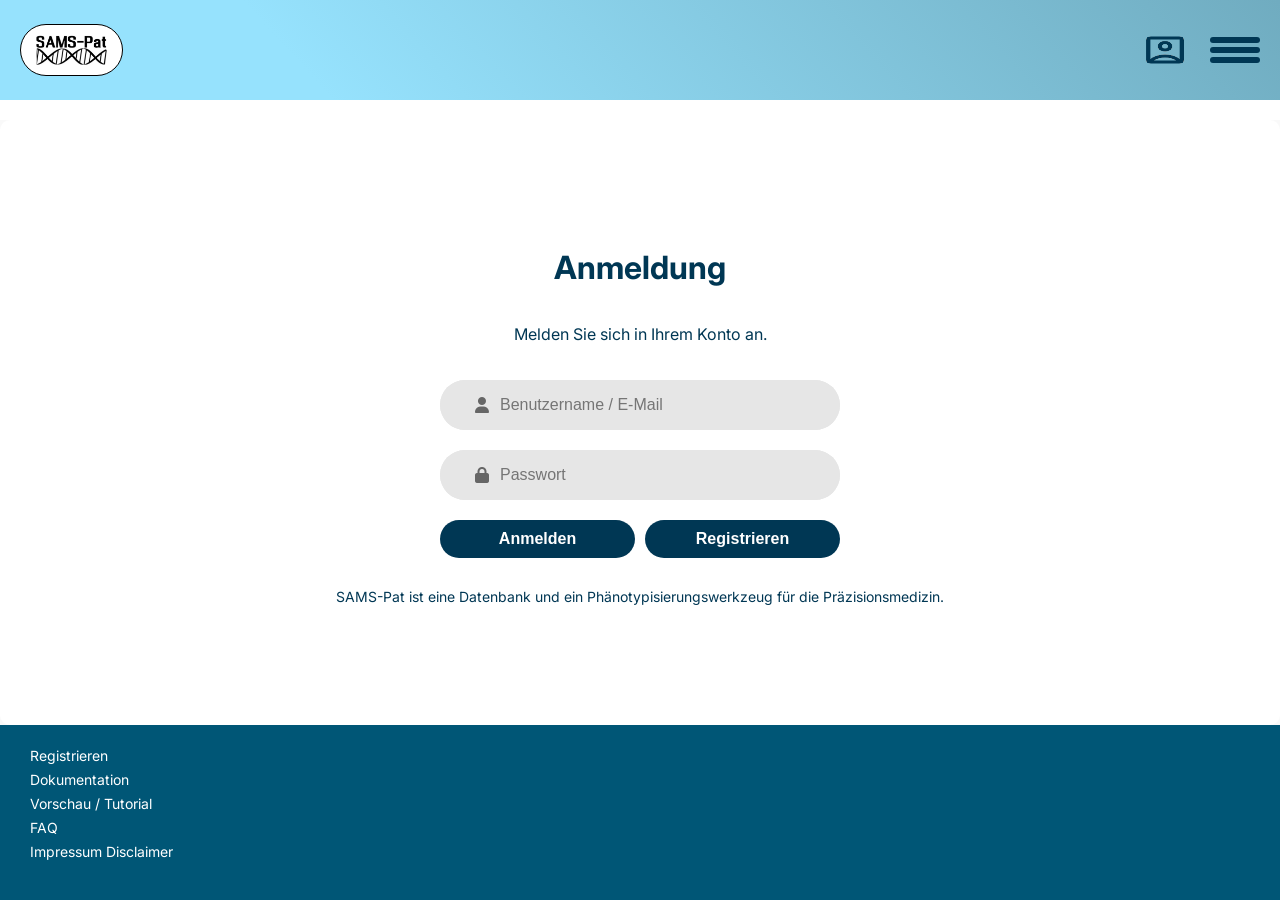
<file: index.html>
<!DOCTYPE html>
<html lang="de">

<head>
  <meta charset="UTF-8">
  <meta name="viewport" content="width=device-width, initial-scale=1.0">
  <meta name="description" content="SAMS-Pat - Phänotypisierungswerkzeug für die Präzisionsmedizin.">
  <title>SAMS-Pat</title>
  <!-- CSS-Datei einbinden -->
  <link href="https://fonts.googleapis.com/css2?family=Inter:wght@400;500;600&display=swap" rel="stylesheet">
  <!-- fontawesome -->
  <link rel="stylesheet" href="https://cdnjs.cloudflare.com/ajax/libs/font-awesome/6.1.1/css/all.min.css">
  <link rel="stylesheet" href="css/styles.css">
  <link rel="stylesheet" href="css/burger.css">
  <link rel="stylesheet" href="css/inputForm.css">
  <link rel="stylesheet" href="css/styleRadio.css">
  
</head>

<body>
  <!-- Header -->
  <header class="header">
    <nav class="header-nav">
      <div class="logo-container">
        <img src="image/sams_pat_logo.png" alt="Company Logo" class="main-logo">
      </div>
     
      <div class="nav-icon-wrapper">
        <div class="sidebar-wrapper-test">
            <label class="account-menu" tabindex="0">
                <input class="account-checkbox" type="checkbox" />
                <img src="image/account_box.png" class="account-icon" alt="account-icon">
            </label>

            <aside class="account-sidebar">
                <nav class="menu-content">
                    <ul class="menu-list">
                        <li class="menu-item"><a class="menu-link" href="#">Profilansicht</a></li>
                        <li class="menu-item"><a class="menu-link" href="#">Einstellungen</a></li>
                        <li class="menu-item"><a class="menu-link" href="#">Konto löschen</a></li>
                        <li class="menu-item"><a class="menu-link" href="#">Phenopaket Exportieren</a></li>
                        <li class="menu-item"><a class="menu-link" href="#">Abmelden</a></li>
                    </ul>
                </nav>
            </aside>
        </div>

        <div class="sidebar-wrapper-test">
            <label class="hamburger-menu">
                <input class="hamburger-checkbox" type="checkbox" />
            </label>
            <aside class="sidebar">
                <nav class="menu-content">
                    <ul class="menu-list">
                        <li class="menu-item"><a class="menu-link" href="#">Anmelden</a></li>
                        <li class="menu-item"><a class="menu-link" href="#">Registrieren</a></li>
                        <li class="menu-item"><a class="menu-link" href="#">Dokumentation</a></li>
                        <li class="menu-item"><a class="menu-link" href="#">Tutorial</a></li>
                        <li class="menu-item"><a class="menu-link" href="#">FAQ</a></li>
                        <li class="menu-item"><a class="menu-link" href="#">Impressum</a></li>
                    </ul>
                </nav>
            </aside>
        </div>
    </div>
    </nav>
  </header>

  <!-- Main Inhalt -->
  <main class="main-content">
    <div class="login-container">
      <h1 class="login-title">Anmeldung</h1>
      <p class="login-subtitle">Melden Sie sich in Ihrem Konto an.</p>
      <form class="login-form">
        <!-- Benutzername -->
        <div class="input-wrapper">

          <div class="wrap-input">
            <input type="email" placeholder="Benutzername / E-Mail" class="input">
            <span class="focus-input"></span>
            <span class="icon-input">
              <i class="fa fa-user"></i>
            </span>
          </div>

        </div>
        <!-- Passwort -->
        <div class="input-wrapper">

          <div class="wrap-input">
            <input type="password" placeholder="Passwort" class="input">
            <span class="focus-input"></span>
            <span class="icon-input">
              <i class="fa fa-lock"></i>
            </span>
          </div>
        </div>
        <div class="button-group-index">

          <button type="submit" class="btn btn-primary">Anmelden</button>
          <button type="submit" class="btn btn-primary">Registrieren</button>
        </div>
      </form>
      <p class="description">
        SAMS-Pat ist eine Datenbank und ein Phänotypisierungswerkzeug für die Präzisionsmedizin.
      </p>
    </div>


    
  </main>

  <!-- Footer -->
  <footer class="footer">
    <div class="footer-content">
      <div class="footer-column">
        <nav class="footer-nav">
          <a href="#" class="footer-link" tabindex="0">Registrieren</a>
          <a href="#" class="footer-link" tabindex="0">Dokumentation</a>
          <a href="#" class="footer-link" tabindex="0">Vorschau / Tutorial</a>
          <a href="#" class="footer-link" tabindex="0">FAQ</a>
          <a href="#" class="footer-link" tabindex="0">Impressum Disclaimer</a>
        </nav>
      </div>
      <div class="footer-column">
        <div class="footer-logos">

        </div>
      </div>
    </div>
  </footer>

  <!-- JavaScript -->
<scrip src="script/script.js"></scrip>
</body>

</html>
</file>
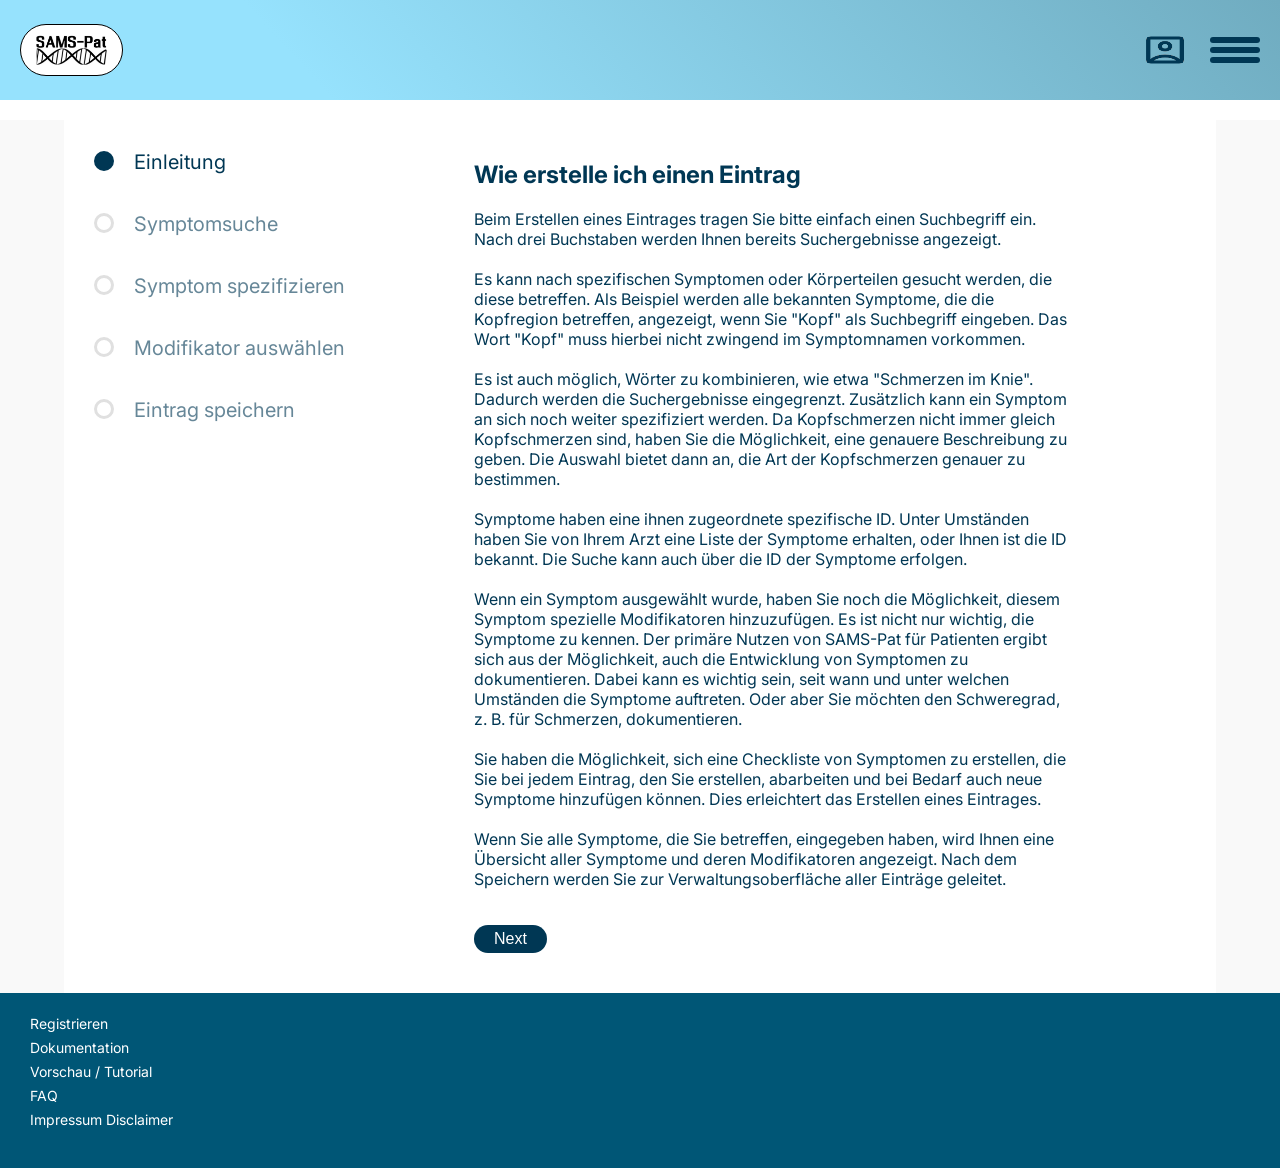
<file: createVisit.html>
<!DOCTYPE html>
<html lang="de">

<head>
    <meta charset="UTF-8">
    <meta name="viewport" content="width=device-width, initial-scale=1.0">
    <meta name="description" content="SAMS-Pat - Phänotypisierungswerkzeug für die Präzisionsmedizin.">
    <title>SAMS-Pat</title>
    <!-- CSS-Datei einbinden -->
    <link href="https://fonts.googleapis.com/css2?family=Inter:wght@400;500;600&display=swap" rel="stylesheet">
    
    <!-- jQuery einbinden - Diese Bibliothek wird benötigt um den Slider zu steuern. Ich hatte recherchiert und eigentlich sollte es kein Problem
         mit dem Backendgeben. -->
    <script src="https://ajax.googleapis.com/ajax/libs/jquery/3.6.0/jquery.min.js"></script>
    <!-- fontawesome -->
    <link rel="stylesheet" href="https://cdnjs.cloudflare.com/ajax/libs/font-awesome/6.1.1/css/all.min.css">
    <!-- eigene CSS-Dateien -->
    <link rel="stylesheet" href="css/styles.css">
    <link rel="stylesheet" href="css/burger.css">
    <link rel="stylesheet" href="css/inputForm.css">
    <link rel="stylesheet" href="css/styleRadio.css">
    <link rel="stylesheet" href="css/getStarted.css">
    <link rel="stylesheet" href="css/createVisit.css">

</head>

<body>
    <!-- Header -->
    <div class="sticky-wrapper">
        <header class="header">
            <nav class="header-nav">
                <div class="logo-container">
                    <img src="image/sams_pat_logo.png" alt="Company Logo" class="main-logo">
                </div>



                <div class="nav-icon-wrapper">
                    <div class="sidebar-wrapper-test">
                        <label class="account-menu" tabindex="0">
                            <input class="account-checkbox" type="checkbox" />
                            <img src="image/account_box.png" class="account-icon" alt="account-icon">
                        </label>

                        <aside class="account-sidebar">
                            <nav class="menu-content">
                                <ul class="menu-list">
                                    <li class="menu-item"><a class="menu-link" href="#">Profilansicht</a></li>
                                    <li class="menu-item"><a class="menu-link" href="#">Einstellungen</a></li>
                                    <li class="menu-item"><a class="menu-link" href="#">Konto löschen</a></li>
                                    <li class="menu-item"><a class="menu-link" href="#">Phenopaket Exportieren</a></li>
                                    <li class="menu-item"><a class="menu-link" href="#">Abmelden</a></li>
                                </ul>
                            </nav>
                        </aside>
                    </div>

                    <div class="sidebar-wrapper-test">
                        <label class="hamburger-menu">
                            <input class="hamburger-checkbox" type="checkbox" />
                        </label>
                        <aside class="sidebar">
                            <nav class="menu-content">
                                <ul class="menu-list">
                                    <li class="menu-item"><a class="menu-link" href="#">Anmelden</a></li>
                                    <li class="menu-item"><a class="menu-link" href="#">Registrieren</a></li>
                                    <li class="menu-item"><a class="menu-link" href="#">Dokumentation</a></li>
                                    <li class="menu-item"><a class="menu-link" href="#">Tutorial</a></li>
                                    <li class="menu-item"><a class="menu-link" href="#">FAQ</a></li>
                                    <li class="menu-item"><a class="menu-link" href="#">Impressum</a></li>
                                </ul>
                            </nav>
                        </aside>
                    </div>
                </div>
            </nav>
        </header>
    </div>

    <!-- Im Grunde das selbe Prinzip wie bei getStartet.html. In der Contentsection werden die einzelnen Schritte zum jeweiligen Status der Progressbar hinzugefügt. 
         Unterschied hier ist der Inhalt der einzelnen Schritte.
    -->


    <!-- Main Inhalt -->
    <main class="main-content">
        <div class="get-started-container">
            <!-- Progressbar Section -->
            <div class="progress-section">
                <div class="progress-container">
                    <div class="progress" id="progress"></div>
                    <div class="circle active"></div>
                    <div class="circle"></div>
                    <div class="circle"></div>
                    <div class="circle"></div>
                    <div class="circle"></div>
                    <span class="progress-label active" for="progress">Einleitung</span>
                    <span class="progress-label" for="progress">Symptomsuche</span>
                    <span class="progress-label" for="progress">Symptom spezifizieren</span>
                    <span class="progress-label" for="progress">Modifikator auswählen</span>
                    <span class="progress-label" for="progress">Eintrag speichern</span>
                </div>

                <!-- Labels Container für vertikale ansicht-->
                <div class="labels-container-vertical">
                    <div class="vertical-circle-container">
                        <div class="circle active"></div>
                        <span class="progress-label-vertical active" for="progress">Einleitung</span>
                    </div>
                    <div class="vertical-circle-container">
                        <div class="circle"></div>
                        <span class="progress-label-vertical">Symptomsuche</span>
                    </div>
                    <div class="vertical-circle-container">
                        <div class="circle"></div>
                        <span class="progress-label-vertical">Symptom spezifizieren</span>
                    </div>
                    <div class="vertical-circle-container">
                        <div class="circle"></div>
                        <span class="progress-label-vertical">Modifikator auswählen</span>
                    </div>
                    <div class="vertical-circle-container">
                        <div class="circle"></div>
                        <span class="progress-label-vertical">Eintrag speichern</span>
                    </div>
                </div>
            </div>

            <!-- Step für die Begrüßung und Einleitung in den Prozess "Eintrag erstellen"-->

            <!-- Content Section -->
            <div class="content-section">
                <div class="content step-1 active">
                    <h2>Wie erstelle ich einen Eintrag</h2>

                    <p>
                        Beim Erstellen eines Eintrages tragen Sie bitte einfach einen Suchbegriff ein.
                        Nach drei Buchstaben werden Ihnen bereits Suchergebnisse angezeigt.
                        <br><br>
                        Es kann nach spezifischen Symptomen oder Körperteilen gesucht werden, die diese betreffen.
                        Als Beispiel werden alle bekannten Symptome, die die Kopfregion betreffen, angezeigt, wenn Sie
                        "Kopf" als Suchbegriff eingeben. Das Wort "Kopf" muss hierbei nicht zwingend im Symptomnamen
                        vorkommen.
                        <br><br>
                        Es ist auch möglich, Wörter zu kombinieren, wie etwa "Schmerzen im Knie".
                        Dadurch werden die Suchergebnisse eingegrenzt. Zusätzlich kann ein Symptom an sich noch weiter
                        spezifiziert werden. Da Kopfschmerzen nicht immer gleich Kopfschmerzen sind,
                        haben Sie die Möglichkeit, eine genauere Beschreibung zu geben. Die Auswahl bietet dann an, die
                        Art der
                        Kopfschmerzen genauer zu bestimmen.
                        <br><br>
                        Symptome haben eine ihnen zugeordnete spezifische ID. Unter Umständen haben Sie von Ihrem Arzt
                        eine Liste der
                        Symptome erhalten, oder Ihnen ist die ID bekannt. Die Suche kann auch über die ID der Symptome
                        erfolgen.
                        <br><br>
                        Wenn ein Symptom ausgewählt wurde, haben Sie noch die Möglichkeit, diesem Symptom spezielle
                        Modifikatoren hinzuzufügen.
                        Es ist nicht nur wichtig, die Symptome zu kennen. Der primäre Nutzen von SAMS-Pat für Patienten
                        ergibt sich aus der Möglichkeit,
                        auch die Entwicklung von Symptomen zu dokumentieren. Dabei kann es wichtig sein, seit wann und
                        unter welchen Umständen die
                        Symptome auftreten. Oder aber Sie möchten den Schweregrad, z. B. für Schmerzen, dokumentieren.
                        <br><br>
                        Sie haben die Möglichkeit, sich eine Checkliste von Symptomen zu erstellen, die Sie bei jedem
                        Eintrag, den Sie erstellen, abarbeiten
                        und bei Bedarf auch neue Symptome hinzufügen können. Dies erleichtert das Erstellen eines
                        Eintrages.
                        <br><br>
                        Wenn Sie alle Symptome, die Sie betreffen, eingegeben haben, wird Ihnen eine Übersicht aller
                        Symptome und deren Modifikatoren angezeigt.
                        Nach dem Speichern werden Sie zur Verwaltungsoberfläche aller Einträge geleitet.
                    </p>
                    <button class="btn" id="next-content">Next</button>
                </div>



                <!-- Schritte zur Einrichtung Step2 -->
                 <!-- hier ähnlich wie bei getStartet.html Diagnose-Suche. Unterschied hier ist, dass zum einen Dummydaten für die Suchergebnisse eingefügt sind
                      zum anderen soll die Logik ein bisschen weiter gehen, wenn man sein Symptom spezifizieren will. 
                 -->
                <div class="content step-2">


                    <div class="symptom-search">
                        <h2>Symptomsuche</h2>
                        <p>
                            Bitte geben Sie ein Symptom oder einen Begriff ein, der das Problem beschreibt. Sie können
                            auch
                            nach ICD-Codes suchen, falls Ihnen ein Arztbrief vorliegt.
                        </p>
                        <br />

                        <!-- Suchfeld -->
                        <div class="search-container">
                            <div class="input-wrapper">
                                <div class="wrap-input">
                                    <input type="text" placeholder="Symptom oder ID" class="input">
                                    <span class="focus-input"></span>
                                    <span class="icon-input">
                                        <i class="fa fa-search"></i>
                                    </span>
                                </div>
                            </div>
                        </div>

                        <!-- Ergebnisse-Tabelle -->
                        
                        <div class="createVisit-search-results">
                            <header class="createVisit-table-header">
                                <h3>Suchergebnisse</h3>
                            </header>
                            <table class="createVisit-searchresults-table">
                                <thead>
                                    <tr>
                                        <th>Symptom</th>
                                    </tr>
                                </thead>
                                <tbody>
                                    <!-- Beispielergebnis -->
                                    <tr class="createVisit-accordion">
                                        <td>
                                            Limitation of knee mobility
                                            <button class="createVisit-action-btn createVisit-details-btn">
                                                <i class="fas fa-info-circle fa-lg"></i> <!--Icon -->
                                            </button>
                                            <button class="createVisit-action-btn createVisit-select-btn"
                                                data-step="4">Auswählen</button>

                                        </td>
                                    </tr>
                                    <tr class="createVisit-accordion-content createVisit-hidden-row">
                                        <td colspan="2">
                                            <div class="createVisit-details-panel">
                                                <p><strong>Symptom-ID:</strong> HP:0010501</p>
                                                <p><strong>Beschreibung:</strong> An abnormal limitation of knee joint
                                                    mobility.</p>
                                                <p><strong>Hinweis:</strong> Dieses Symptom kann weiter spezifiziert
                                                    werden.</p>
                                                <p>Beispiele für Untergruppen:</p>
                                                <ul>
                                                    <li>Limited knee flexion</li>
                                                    <li>Limited knee flexion/extension</li>
                                                    <li>Limited knee extension</li>
                                                </ul>
                                                <button class="createVisit-action-btn createVisit-specify-btn"
                                                    data-step="3">Symptom Spezifizieren</button>
                                            </div>
                                        </td>
                                    </tr>
                                    <tr class="createVisit-accordion">
                                        <td>
                                            Knee joint hypermobility
                                            <button class="createVisit-action-btn createVisit-details-btn">
                                                <i class="fas fa-info-circle fa-lg"></i>
                                            </button>
                                            <button class="createVisit-action-btn createVisit-select-btn"
                                                data-step="4">Auswählen</button>
                                        </td>
                                    </tr>

                                    <tr class="createVisit-accordion-content createVisit-hidden-row">
                                        <td colspan="2">
                                            <div class="createVisit-details-panel">
                                                <p><strong>Symptom-ID:</strong> HP:0045086</p>
                                                <p><strong>Beschreibung:</strong> The ability of the knee to move past
                                                    its normal range of motion, (knee hyperextension is greater than 10
                                                    degrees).</p>
                                                </ul>
                                            </div>
                                        </td>
                                    </tr>

                                </tbody>
                            </table>
                        </div>
                    </div>

                </div>




                <!-- Diagnosefindung Step3 -->
                <div class="content step-3">

                    <h2>Symptom spezifizieren</h2>
                    <p>Bitte geben Sie die relevanten Informationen ein, um eine Diagnose zu finden. Nutzen Sie das
                        Suchfeld, um nach möglichen Diagnosen zu suchen.</p>

                    <div class="search-container">
                        <div class="input-wrapper">

                            <div class="wrap-input">
                                <input type="text" placeholder="Krankheit oder ICD-Code" class="input">
                                <span class="focus-input"></span>
                                <span class="icon-input">
                                    <i class="fa fa-search"></i>
                                </span>
                            </div>
                        </div>
                    </div>

                   
                    <button class="btn" id="next-content">Next</button>
                </div>




                <!-- Checkliste Step4 -->
                <div class="content step-4">
                    <h2>Modifikator auswählen</h2>
                    <p>
                        Under construction
                    </p>
                  
                    <button class="btn" id="next-content">Next</button>
                    
                </div>



                <!-- Tour Step5 -->
                <div class="content step-5">
                    <h2>Eintrag speichern</h2>
                    <p>
                        Under Construction

                    </p>



                    <button class="btn" id="next-content">Next</button>
                </div>
            </div>


        </div>

        </div>
    </main>

    <!-- Footer -->
    <footer class="footer">
        <div class="footer-content">
            <div class="footer-column">
                <nav class="footer-nav">
                    <a href="#" class="footer-link" tabindex="0">Registrieren</a>
                    <a href="#" class="footer-link" tabindex="0">Dokumentation</a>
                    <a href="#" class="footer-link" tabindex="0">Vorschau / Tutorial</a>
                    <a href="#" class="footer-link" tabindex="0">FAQ</a>
                    <a href="#" class="footer-link" tabindex="0">Impressum Disclaimer</a>
                </nav>
            </div>
            <div class="footer-column">
                <div class="footer-logos">

                </div>
            </div>
        </div>
    </footer>

    <!-- JavaScript -->
    <script src="script/getStarted.js"></script>
    <script src="script/script.js"></script>
    <script src="script/createVisit.js"></script>
</body>

</html>
</file>
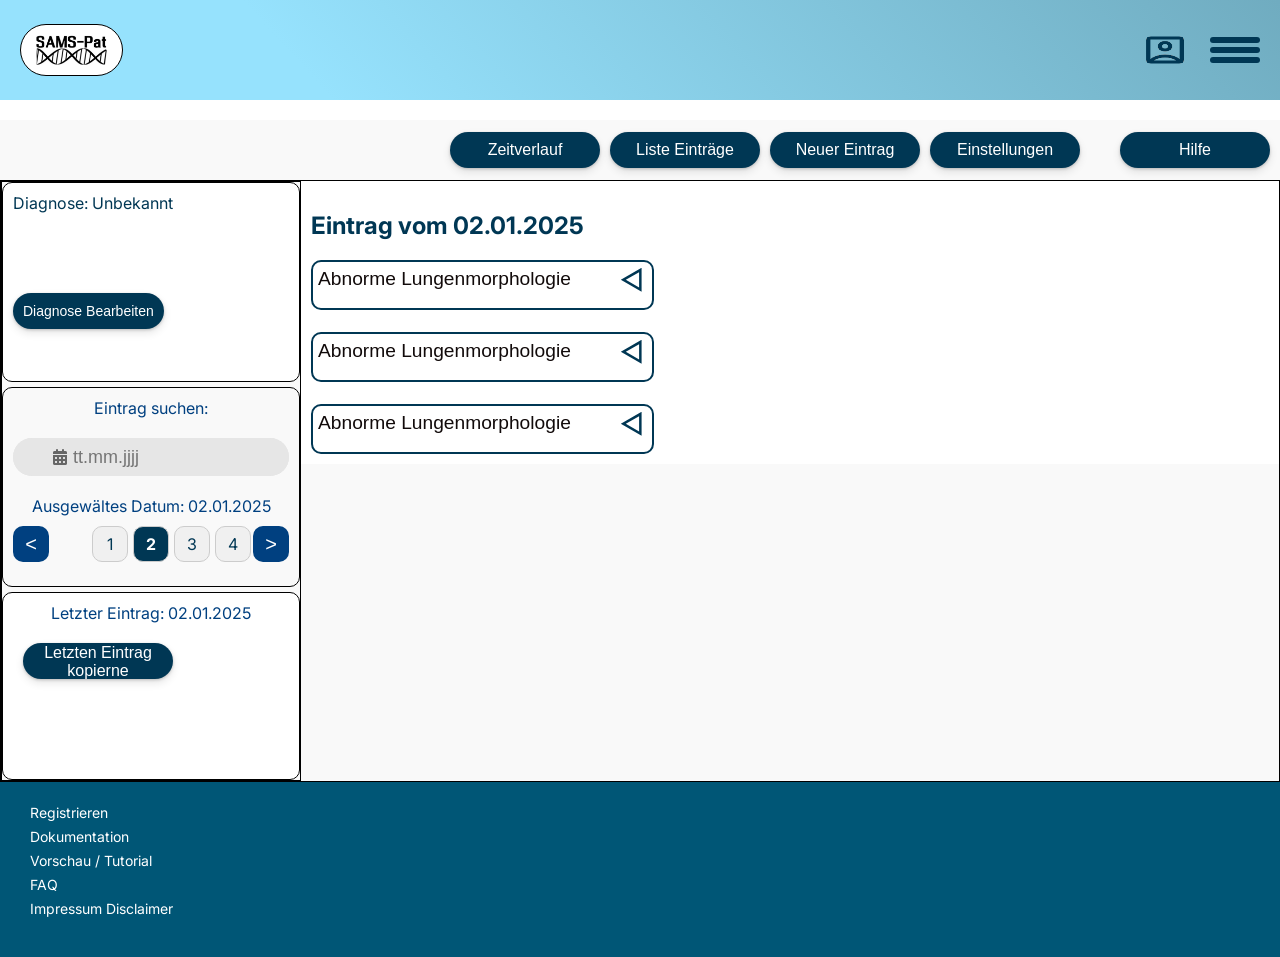
<file: dashbord.html>
<!DOCTYPE html>
<html lang="de">

<head>
  <meta charset="UTF-8">
  <meta name="viewport" content="width=device-width, initial-scale=1.0">
  <meta name="description" content="SAMS-Pat - Phänotypisierungswerkzeug für die Präzisionsmedizin.">
  <title>SAMS-Pat</title>

  <!-- jQuery einbinden - Diese Bibliothek wird benötigt um den Slider zu steuern. Ich hatte recherchiert und eigentlich sollte es kein Problem
         mit dem Backendgeben. -->
  <script src="https://ajax.googleapis.com/ajax/libs/jquery/3.6.0/jquery.min.js"></script>

  <!-- CSS-Datei einbinden -->
  <link href="https://fonts.googleapis.com/css2?family=Inter:wght@400;500;600&display=swap" rel="stylesheet">
  <!-- fontawesome -->
  <link rel="stylesheet" href="https://cdnjs.cloudflare.com/ajax/libs/font-awesome/6.1.1/css/all.min.css">
  <link rel="stylesheet" href="css/styles.css">
  <link rel="stylesheet" href="css/burger.css">
  <link rel="stylesheet" href="css/inputForm.css">
  <link rel="stylesheet" href="css/styleRadio.css">
  <link rel="stylesheet" href="css/dashboardKopie.css">
  
</head>

<body>
  <!-- Header -->
  <header class="header">
    <nav class="header-nav">
      <div class="logo-container">
        <img src="image/sams_pat_logo.png" alt="Company Logo" class="main-logo">
      </div>

      <div class="nav-icon-wrapper">
        <div class="sidebar-wrapper-test">
          <label class="account-menu" tabindex="0">
            <input class="account-checkbox" type="checkbox" />
            <img src="image/account_box.png" class="account-icon" alt="account-icon">
          </label>

          <aside class="account-sidebar">
            <nav class="menu-content">
              <ul class="menu-list">
                <li class="menu-item"><a class="menu-link" href="#">Profilansicht</a></li>
                <li class="menu-item"><a class="menu-link" href="#">Einstellungen</a></li>
                <li class="menu-item"><a class="menu-link" href="#">Konto löschen</a></li>
                <li class="menu-item"><a class="menu-link" href="#">Phenopaket Exportieren</a></li>
                <li class="menu-item"><a class="menu-link" href="#">Abmelden</a></li>
              </ul>
            </nav>
          </aside>
        </div>

        <div class="sidebar-wrapper-test">
          <label class="hamburger-menu">
            <input class="hamburger-checkbox" type="checkbox" />
          </label>
          <aside class="sidebar">
            <nav class="menu-content">
              <ul class="menu-list">
                <li class="menu-item"><a class="menu-link" href="#">Anmelden</a></li>
                <li class="menu-item"><a class="menu-link" href="#">Registrieren</a></li>
                <li class="menu-item"><a class="menu-link" href="#">Dokumentation</a></li>
                <li class="menu-item"><a class="menu-link" href="#">Tutorial</a></li>
                <li class="menu-item"><a class="menu-link" href="#">FAQ</a></li>
                <li class="menu-item"><a class="menu-link" href="#">Impressum</a></li>
              </ul>
            </nav>
          </aside>
        </div>
      </div>
    </nav>
  </header>

  <!-- Main Inhalt -->
  <!-- Das Dashboard wird über ein Gridlayout realisiert. Wir haben eine Menuleiste mit Aktionsbuttons, darunter nur zwei zellen ein Kontainer 
       Interaction links der die Elemente zur interaktion mit den Einträgen enthält wie eine Datumssuche oder aber einen neuen eintrag zu erstellen.
       Zusätzlich lässt sich hier auch die Diagnose der Krankheit bearbeiten. 
       Rechts die Primäre ansicht für die Einträge. Vorgesehen ist das in diesem Kontainer
       auch alle anderen Inhalte geladen werden wie z.B. die Liste aller Einträge oder später auch der Zeitverlauf. Man kann es noch Konsistenter gestalten indem 
       auch Eintrag bearbeiten dort aufgerufen wird
       
       Es gibt noch einige bugs die ich nicht mehr bereinigen konnte. -->  
  <main class="main-content">
    <div class="dashboard-container">
      <!-- Menuleiste -->
      <div class="menu">
        <div class="menu-button-wrapper">
          <button type="submit" class="menu-button-dashboard smal">Zeitverlauf</button>
          <button type="submit" class="menu-button-dashboard smal">Liste Einträge</button>
          <button type="submit" class="menu-button-dashboard smal">Neuer Eintrag</button>
          <button type="submit" class="menu-button-dashboard">Einstellungen</button>
          <button type="submit" class="menu-button-dashboard hilfe">Hilfe</button>
        </div>
      </div>
      <div class="dashboard">
        <!-- Interaction für die Bedienung des Dashboard-->
        <div class="interaction">
          <!-- Diagnose bearbeiten -->
          <div class="diagnose">
            <div class="diagnose-label">
              Diagnose: <span class="diagnose-info">Unbekannt</span>
            </div>
            <div class="button-wrapper-bearbeiten">
              <button type="submit" class="menu-button-dashboard diagnose">Diagnose Bearbeiten</button>
            </div>
          </div>

          <!-- Datumssuche und Daykarussel -->
          <div class="daykarussel">
            <div class="last-entry-label">
              <span class="label-standart">Eintrag suchen:</span>
            </div>

            <div class="input-wrapper">

              <div class="wrap-input">

                <input type="text" placeholder="tt.mm.jjjj" class="input date-input">
                <span class="focus-input"></span>
                <span class="icon-input">
                  <i class="fa fa-calendar-alt"></i>
                </span>
              </div>
            </div>
            <div class="last-entry-label">
              Ausgewältes Datum: <span id="last-entry-date">02.01.2025</span>
            </div>





            <!-- Daykarussel -->
            <div class="carousel-container-mobile">
              <button class="carousel-nav-mobile prev-mobile">&lt;</button>
              <div class="carousel-days-mobile">
                <div class="day-mobile" data-index="0"></div>
                <div class="day-mobile" data-index="1"></div>
                <div class="day-mobile active-mobile" data-index="2"></div>
                <div class="day-mobile" data-index="3"></div>
                <div class="day-mobile" data-index="4"></div>
              </div>
              <button class="carousel-nav-mobile next-mobile">&gt;</button>
            </div>




          </div>
          <!-- Eintrag Optionen für das erstellen von Einträgen und kopieren des letzten Eintrags-->
          <div class="eintrag-optionen">
            <div class="last-entry-label">
              Letzter Eintrag: <span id="last-entry-date">02.01.2025</span>
            </div>
            <div class="button-wrapper-eintrag">
              <button type="submit" class="menu-button-dashboard letzterEintrag">Letzten Eintrag kopierne</button>
              <button type="submit" class="menu-button-dashboard big">Zeitverlauf</button>
              <button type="submit" class="menu-button-dashboard big">Liste Einträge</button>
              <button type="submit" class="menu-button-dashboard big">Neuer Eintrag</button>
            </div>
          </div>
        </div>

        <!-- Main Content für das Dashboard hier werden ausgehend vom Datum aus der Datumssuche die Einträge geladen. Wie bei SAMS wird der letzte Eintrag 
        automatisch geladen bzw. markiert. Die einzelnen Symptome zum Eintrag werden in einzelnen dropdownpanels angezeigt. Auch hier kommt wieder die Funktion 
        wie in getStarted.html und createVisit.html. zum Einsatz. Die Schards werden in drei Div-Elemente aufgeteilt (Symptom, Modifikatoren, Verlauf). Dies hilft, dass die 
        inhalte sich responsiv verhalten. Der Verlauf ist nur ein Platzhalter dieser kann überarbeitet werden, wenn sich hier auf ein Konzept geeinigt wurde.
        Zuletzt hatten wir eine binäre Darstellung mit Pfeilen hoch und runter im Sinn.
        -->
        <div class="main-content-dashboard">
          <h2>Eintrag vom 02.01.2025</h2>
            <button class="flip-button7">
              <div class="button-wrapper">
                  <label class="button-label">Abnorme Lungenmorphologie </label>
                  <div class="triangle"></div>
              </div>
          </button>

          <!--Anfang eines Symptoms-->
          <div class="panel-button7">
            <div class="content-wrapper-symptom">
              <div class="symptombeschreibung">
                <h4>Symptombeschreibung:</h4>
                <table>
                    <tr>
                        <td>Symptom:</td>
                        <td>Abnorme Lungenmorphologie</td>
                    </tr>
                    <tr>
                        <td>Synonym:</td>
                        <td>Krankhaft geformte Lunge</td>
                    </tr>
                    <tr>
                        <td>Symptom-ID:</td>
                        <td><a>HP:0002088</a></td>
                    </tr>
                    <tr>
                        <td>Status:</td>
                        <td>vorhanden</td>
                    </tr>
                </table>
            </div>
            <div class="modifikatoren">
                <h4>Modifikatoren:</h4>
                <table>
                    <tr>
                        <td>Modifikator:</td>
                        <td>Ausgelöst durch körperliches Trauma</td>
                    </tr>
                    <tr>
                        <td>Modifikator:</td>
                        <td>Ausllösung durch Augentrauma</td>
                    </tr>
                    <tr>
                        <td>Schweregrad</td>
                        <td>Schwer</td>
                    </tr>
                </table>
            </div>
              <div class="verlauf">
                <h4>Symptombeschreibung:</h4>
                <img class="verlauf-img" src="image/verlauf.png">
              </div>
            </div>
            
          </div>
          <!--Ende eines Symptoms-->


          <div class="devider"></div> <!-- regelt den Abstand zwischen den einzelnen shards, war für mich hier die einfachste 
                                           Methode ohne mit padding oder margin zu arbeiten -->
          


            <button class="flip-button7">
              <div class="button-wrapper">
                  <label class="button-label">Abnorme Lungenmorphologie </label>
                  <div class="triangle"></div>
              </div>
          </button>
          <div class="panel-button7">
            <div class="content-wrapper-symptom">
              <div class="symptombeschreibung">
                <h4>Symptombeschreibung:</h4>
                <table>
                    <tr>
                        <td>Symptom:</td>
                        <td>Abnorme Lungenmorphologie</td>
                    </tr>
                    <tr>
                        <td>Synonym:</td>
                        <td>Krankhaft geformte Lunge</td>
                    </tr>
                    <tr>
                        <td>Symptom-ID:</td>
                        <td><a>HP:0002088</a></td>
                    </tr>
                    <tr>
                        <td>Status:</td>
                        <td><span class="nicht">nicht </span>vorhanden</td>
                    </tr>
                </table>
            </div>
            <div class="modifikatoren">
                <h4>Modifikatoren:</h4>
                <table>
                    <tr>
                        <td>Modifikator:</td>
                        <td>Ausgelöst durch körperliches Trauma</td>
                    </tr>
                    <tr>
                        <td>Modifikator:</td>
                        <td>Ausllösung durch Augentrauma</td>
                    </tr>
                    <tr>
                        <td>Schweregrad</td>
                        <td>Schwer</td>
                    </tr>
                </table>
            </div>
              <div class="verlauf">
                <h4>Symptombeschreibung:</h4>
                <img class="verlauf-img" src="image/verlauf.png">
              </div>
            </div>
            
          </div>
          <div class="devider"></div>
          
          
            <button class="flip-button7">
              <div class="button-wrapper">
                
                  <label class="button-label">Abnorme Lungenmorphologie </label>
                  <div class="triangle"></div>
              </div>
          </button>
          <div class="panel-button7">
            <div class="content-wrapper-symptom">
              <div class="symptombeschreibung">
                <h4>Symptombeschreibung:</h4>
                <table>
                    <tr>
                        <td>Symptom:</td>
                        <td>Abnorme Lungenmorphologie</td>
                    </tr>
                    <tr>
                        <td>Synonym:</td>
                        <td>Krankhaft geformte Lunge</td>
                    </tr>
                    <tr>
                        <td>Symptom-ID:</td>
                        <td><a>HP:0002088</a></td>
                    </tr>
                    <tr>
                        <td>Status:</td>
                        <td>vorhanden</td>
                    </tr>
                </table>
            </div>
            <div class="modifikatoren">
                <h4>Modifikatoren:</h4>
                <table>
                    <tr>
                        <td>Modifikator:</td>
                        <td>Ausgelöst durch körperliches Trauma</td>
                    </tr>
                    <tr>
                        <td>Modifikator:</td>
                        <td>Ausllösung durch Augentrauma</td>
                    </tr>
                    <tr>
                        <td>Schweregrad</td>
                        <td>Schwer</td>
                    </tr>
                </table>
            </div>
              <div class="verlauf">
                <h4>Symptombeschreibung:</h4>
                <img class="verlauf-img" src="image/verlauf.png">
              </div>
            </div>
            
          </div>


        </div>
        </div>

        


  </main>

  <!-- Footer -->
  <footer class="footer">
    <div class="footer-content">
      <div class="footer-column">
        <nav class="footer-nav">
          <a href="#" class="footer-link" tabindex="0">Registrieren</a>
          <a href="#" class="footer-link" tabindex="0">Dokumentation</a>
          <a href="#" class="footer-link" tabindex="0">Vorschau / Tutorial</a>
          <a href="#" class="footer-link" tabindex="0">FAQ</a>
          <a href="#" class="footer-link" tabindex="0">Impressum Disclaimer</a>
        </nav>
      </div>
      <div class="footer-column">
        
    </div>
  </footer>

  <!-- JavaScript -->
  <script src="script/script.js"></script>
  <script src="script/dashboard.js"></script>
  <script src="script/dateKopie.js"></script>
</body>

</html>
</file>
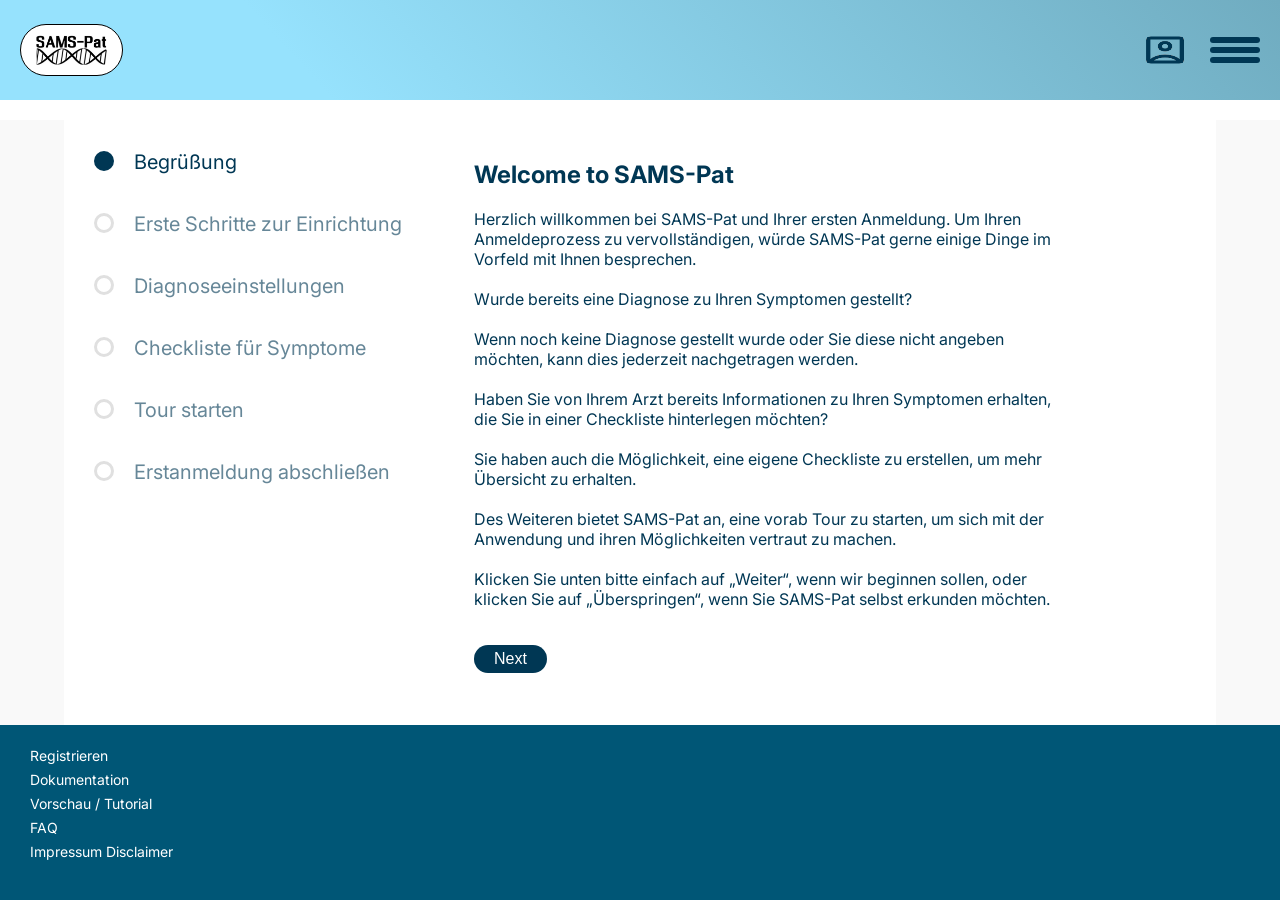
<file: getStarted.html>
<!DOCTYPE html>
<html lang="de">

<head>
    <meta charset="UTF-8">
    <meta name="viewport" content="width=device-width, initial-scale=1.0">
    <meta name="description" content="SAMS-Pat - Phänotypisierungswerkzeug für die Präzisionsmedizin.">
    <title>SAMS-Pat</title>
    <!-- CSS-Datei einbinden -->
    <link href="https://fonts.googleapis.com/css2?family=Inter:wght@400;500;600&display=swap" rel="stylesheet">
    
    <!-- jQuery einbinden - Diese Bibliothek wird benötigt um den Slider zu steuern. Ich hatte recherchiert und eigentlich sollte es kein Problem
         mit dem Backendgeben. -->
    <script src="https://ajax.googleapis.com/ajax/libs/jquery/3.6.0/jquery.min.js"></script>  
    
    
    <!-- fontawesome -->
    <link rel="stylesheet" href="https://cdnjs.cloudflare.com/ajax/libs/font-awesome/6.1.1/css/all.min.css">
    <link rel="stylesheet" href="css/styles.css">
    <link rel="stylesheet" href="css/burger.css">
    <link rel="stylesheet" href="css/inputForm.css">
    <link rel="stylesheet" href="css/styleRadio.css">
    <link rel="stylesheet" href="css/getStarted.css">
</head>

<body>
    <!-- Header -->
    <div class="sticky-wrapper">
        <header class="header">
            <nav class="header-nav">
                <div class="logo-container">
                    <img src="image/sams_pat_logo.png" alt="Company Logo" class="main-logo">
                </div>



                <div class="nav-icon-wrapper">
                    <div class="sidebar-wrapper-test">
                        <label class="account-menu" tabindex="0">
                            <input class="account-checkbox" type="checkbox" />
                            <img src="image/account_box.png" class="account-icon" alt="account-icon">
                        </label>

                        <aside class="account-sidebar">
                            <nav class="menu-content">
                                <ul class="menu-list">
                                    <li class="menu-item"><a class="menu-link" href="#">Profilansicht</a></li>
                                    <li class="menu-item"><a class="menu-link" href="#">Einstellungen</a></li>
                                    <li class="menu-item"><a class="menu-link" href="#">Konto löschen</a></li>
                                    <li class="menu-item"><a class="menu-link" href="#">Phenopaket Exportieren</a></li>
                                    <li class="menu-item"><a class="menu-link" href="#">Abmelden</a></li>
                                </ul>
                            </nav>
                        </aside>
                    </div>

                    <div class="sidebar-wrapper-test">
                        <label class="hamburger-menu">
                            <input class="hamburger-checkbox" type="checkbox" />
                        </label>
                        <aside class="sidebar">
                            <nav class="menu-content">
                                <ul class="menu-list">
                                    <li class="menu-item"><a class="menu-link" href="#">Anmelden</a></li>
                                    <li class="menu-item"><a class="menu-link" href="#">Registrieren</a></li>
                                    <li class="menu-item"><a class="menu-link" href="#">Dokumentation</a></li>
                                    <li class="menu-item"><a class="menu-link" href="#">Tutorial</a></li>
                                    <li class="menu-item"><a class="menu-link" href="#">FAQ</a></li>
                                    <li class="menu-item"><a class="menu-link" href="#">Impressum</a></li>
                                </ul>
                            </nav>
                        </aside>
                    </div>
                </div>
            </nav>
        </header>
    </div>

    <!-- Main Inhalt -->
    <main class="main-content">
        <div class="get-started-container">
            <!-- Progressbar Section -->

            <!-- im folgenden Abschnitte werden die Labels und die Progressbar eingefügt. Dabei verwende ich eine für die Horizontale Ansicht 
             und eine für die Vertikale. ab einem bestimmten breakpoint werden die Labels und die Progressbar horizontal angeordnet.
             Da nicht nur die Kreise sondern auch die Labels horizontal angeordnet werden sollen, wird der viewport überwacht und die vertikalen 
             Labels bei Bedarf eingeblendet oder ausgeblendet. Die Funktionen unter der getStartet.js machen aber noch einiges mehr. Sie steuert
             die Subklasse "active" um sich beim Umstellen zum einen den aktuellen farbigen Kreis zu merken und auch die aktuelle Label zu markieren bzw.
             anzuzeigen.-->

            <!-- Labels Container für die horizontale Ansicht  -->
            <div class="progress-section">
                <div class="progress-container">
                    <div class="progress" id="progress"></div>
                    <div class="circle active"></div>
                    <div class="circle"></div>
                    <div class="circle"></div>
                    <div class="circle"></div>
                    <div class="circle"></div>
                    <div class="circle"></div>
                    <span class="progress-label active" for="progress">Begrüßung</span>
                    <span class="progress-label" for="progress">Erste Schritte zur Einrichtung</span>
                    <span class="progress-label" for="progress">Diagnoseeinstellungen</span>
                    <span class="progress-label" for="progress">Checkliste für Symptome</span>
                    <span class="progress-label" for="progress">Tour starten</span>
                    <span class="progress-label" for="progress">Erstanmeldung abschließen</span>
                </div>

                <!-- Labels Container für vertikale ansicht-->
                <div class="labels-container-vertical">
                    <div class="vertical-circle-container">
                        <div class="circle active"></div>
                        <span class="progress-label-vertical active" for="progress">Begrüßung</span>
                    </div>
                    <div class="vertical-circle-container">
                        <div class="circle"></div>
                        <span class="progress-label-vertical">Erste Schritte zur Einrichtung</span>
                    </div>
                    <div class="vertical-circle-container">
                        <div class="circle"></div>
                        <span class="progress-label-vertical">Diagnoseeinstellungen</span>
                    </div>
                    <div class="vertical-circle-container">
                        <div class="circle"></div>
                        <span class="progress-label-vertical">Checkliste für Symptome</span>
                    </div>
                    <div class="vertical-circle-container">
                        <div class="circle"></div>
                        <span class="progress-label-vertical">Tour starten</span>
                    </div>
                    <div class="vertical-circle-container">
                        <div class="circle"></div>
                        <span class="progress-label-vertical">Erstanmeldung abschließen</span>
                    </div>
                </div>
            </div>

            <!-- End Progressbar Section -->

            <!-- In der Contentsection werden die einzelnen Schritte zum jeweiligen Status der Progressbar hinzugefügt. Wenn man auf den Button "Next" klickt, 
             wird der nächste Schritt aktiviert und der vorherige deaktiviert. Hierbei nutze ich lediglich die Subklasse "active" um den aktuellen
             Schritt zu markieren. Eine JS funktion mit klick-Event steuert die Progressbar, die Labels und kreise und das Laden des aktuellen Steps.
              -->


            <!-- Content Section -->
            <div class="content-section">
                <div class="content step-1 active">
                    <h2>Welcome to SAMS-Pat</h2>
                    <p>
                        Herzlich willkommen bei SAMS-Pat und Ihrer ersten Anmeldung. Um Ihren Anmeldeprozess zu
                        vervollständigen, würde SAMS-Pat gerne einige Dinge im Vorfeld mit Ihnen besprechen.
                        <br><br>
                        Wurde bereits eine Diagnose zu Ihren Symptomen gestellt?
                        <br><br>
                        Wenn noch keine Diagnose gestellt wurde oder Sie diese nicht angeben möchten, kann dies
                        jederzeit
                        nachgetragen werden.
                        <br><br>
                        Haben Sie von Ihrem Arzt bereits Informationen zu Ihren Symptomen erhalten, die Sie in einer
                        Checkliste hinterlegen möchten?
                        <br><br>
                        Sie haben auch die Möglichkeit, eine eigene Checkliste zu erstellen, um mehr Übersicht zu
                        erhalten.
                        <br><br>
                        Des Weiteren bietet SAMS-Pat an, eine vorab Tour zu starten, um sich mit der Anwendung und ihren
                        Möglichkeiten vertraut zu machen.
                        <br><br>
                        Klicken Sie unten bitte einfach auf „Weiter“, wenn wir beginnen sollen, oder klicken Sie auf
                        „Überspringen“, wenn Sie SAMS-Pat selbst erkunden möchten.

                    </p>
                    <button class="btn" id="next-content">Next</button>
                </div>



                <!-- Schritte zur Einrichtung Step2 -->
                <div class="content step-2">


                    <div>
                        <h2>Erste Schritte zur Einrichtung</h2>
                        <p>
                            Text welcher erklärt wie genau eine Diagnos sofern vorhanden zu finden ist - Stichwort
                            ICD-Code auf Arztbrief oder Krankschreibung
                        </p>
                        <br />
                        <div>
                            <img src="image/diagnoseDesk.png" alt="" class="diagnose-img">
                            <p>Beispiel wo Sie den Klassifizierungs-Code zu Ihrer Diagnose finden:</p>
                        </div>
                    </div>

                    <button class="btn" id="next-content">Next</button>
                </div>





                <!-- In diesem Bereicht passiert nicht viel besonderes. Ein Inputfeld mit Icon und Label und eine Tabelle die die Krankheiten die man 
                 gesucht hat anzeigt. Hier kommt aber die Akkordionfunktion die ich gefunden und hierfür angepasst habe, das erste mal zum Einsatz. 
                 Im grunde nichts besonderes. Sie steuert nur durch das klicken auf den "action-btn details-btn" den Fade In/Out des <tr> in dem sich die
                 Details zur Krankheit befinden sollen. Der "Auswählen" Button steuert die Auswahl der Krankheit und markiert die Zelle
                 In dieser Variante werden keine Dummydaten angezeigt. Die Funktion erstellt nur ein Tabellenelement mit Fade-Effekt.
                 -->

                <!-- Diagnosefindung Step3 -->
                <div class="content step-3">

                    <h2>Krankheit suchen</h2>
                    <p>Bitte geben Sie die relevanten Informationen ein, um eine Diagnose zu finden. Nutzen Sie das
                        Suchfeld, um nach möglichen Krankheiten zu suchen.</p>

                    <div class="search-container">
                        <div class="input-wrapper">

                            <div class="wrap-input">
                                <input type="text" placeholder="Krankheit oder ICD-Code" class="input">
                                <span class="focus-input"></span>
                                <span class="icon-input">
                                    <i class="fa fa-search"></i>
                                </span>
                            </div>
                        </div>
                    </div>

                    <div id="search-results" class="search-results">

                        <div class="devider"></div>


                        <div class="search-results">
                            <header class="table-header">
                                <h2>Suchergebnisse für Krankheiten</h2>
                            </header>
                            <table class="searchresults-table">
                                <thead>
                                    <tr>
                                        <th>Name der Krankheit</th>
                                    </tr>
                                </thead>
                                <tbody>
                                    <tr>
                                        <td>Cardiomyopathy-cataract-hip spine disease syndrome</td>
                                    </tr>
                                    <tr class="search-interaction">
                                        <td>
                                            <button class="action-btn details-btn">
                                                <i class="fas fa-info-circle fa-lg"></i>
                                            </button>
                                            <button class="action-btn select-btn">Auswählen</button>
                                        </td>
                                    </tr>
                                    <tr>
                                        <td>Microcephaly-cervical spine fusion anomalies syndrome</td>
                                    </tr>
                                    <tr class="search-interaction">
                                        <td>
                                            <button class="action-btn details-btn">
                                                <i class="fas fa-info-circle fa-lg"></i>
                                            </button>
                                            <button class="action-btn select-btn">Auswählen</button>
                                        </td>
                                    </tr>
                                    <tr>
                                        <td>Non-acquired combined pituitary hormone deficiency-sensorineural hearing
                                            loss-spine abnormalities syndrome</td>
                                    </tr>
                                    <tr class="search-interaction">
                                        <td>
                                            <button class="action-btn details-btn">
                                                <i class="fas fa-info-circle fa-lg"></i>
                                            </button>
                                            <button class="action-btn select-btn">Auswählen</button>
                                        </td>
                                    </tr>
                                    <tr>
                                        <td>Rigid spine syndrome</td>
                                    </tr>
                                    <tr class="search-interaction">
                                        <td>
                                            <button class="action-btn details-btn">
                                                <i class="fas fa-info-circle fa-lg"></i>
                                            </button>
                                            <button class="action-btn select-btn">Auswählen</button>
                                        </td>
                                    </tr>
                                </tbody>
                            </table>
                        </div>



                        <p>Keine Suchergebnisse gefunden.</p>

                    </div>
                    <button class="btn" id="next-content">Next</button>
                </div>




                <!-- Checkliste Step4 -->
                 <!-- Einfach nur html und css -->
                <div class="content step-4">
                    <h2>Checkliste für Symptome hochladen</h2>
                    <p>
                        Hier soll im Grunde ein bereits bestehendes Pheno hochgeladen werden welches
                        vielleicht von einem Arzt:in erstellt wurde der bereits Symptome enthällt welche der Patient:in
                        nachhalten soll.
                    </p>
                    <div class="checklist-container">
                        <div class="upload-container">
                            <div class="checklist-img-container">
                                <img src="image/upload.png" alt="" class="checklist-img">
                            </div>
                            <p>
                                Symptom-Checkliste
                            </p>
                        </div>
                        <button class="upload-btn" id="upload-btn">Datei hochladen</button>
                    </div>
                    <button class="btn" id="next-content">Next</button>
                </div>



                <!-- Tour Step5 -->
                <!-- hier haben wir in der jetzigen Version nur einige Card-Elemente mit nem netten hover-effekt
                Ursprünglich hatte ich noch geplant hier auch noch den Slider über ein Modal oder einer neuen View zu gestallten. Ich wollte die Technik
                von image-slidern und slide tutorials verbinden. Ich bin aber hier technisch in eine Sackgasse geraten und habe mich mehr auf wichtigere
                dinge Konzentriert. Mehr dazu in der Dokumentation.
                -->

                <div class="content step-5">
                    <h2>Tour starten</h2>
                    <p>
                        Startet eine Slidetour welche die wichtigsten Funktionen
                        von SAMS-Pat beschreibt. Klicken Sie einfach auf eine der unten
                        angezeigten Kacheln. Eine Zusammengefasste Dokumentation können Sie jederzeit aufrufen.

                    </p>
                    <div class="tour-container">
                        <div class="card">
                            <div class="card-header">Wofür Steht SAMS-Pat?</div>
                        </div>
                        <div class="card">
                            <div class="card-header">Was kann SAMS-Pat für mich leisten?</div>
                        </div>
                        <div class="card">
                            <div class="card-header">Wie nutze ich SAMS-Pat?</div>
                        </div>
                        <div class="card">
                            <div class="card-header">Wie erstelle ich einen Eintrag?</div>
                        </div>
                        <div class="card">
                            <div class="card-header">Was beinhaltet ein Eintrag?</div>
                        </div>
                        <div class="card">
                            <div class="card-header">Wie kann ich meine Einträge Verwalten?</div>
                        </div>
                        <div class="card">
                            <div class="card-header">Wie werden meine Daten verarbeitet?</div>
                        </div>
                        <div class="card"></div>
                        <div class="card"></div>
                        <div class="card"></div>
                        <div class="card"></div>
                        <div class="card"></div>


                        <button class="btn" id="next-content">Next</button>
                    </div>
                </div>
                <div class="content step-6">
                    <h2>Fertig stellen</h2>
                    <p>
                        Vielen Dank für Ihre Geduld und noch viel Erfolg mit SAMS-Pat
                    </p>
                    <button class="btn" id="next-content">Anmmeldung abschließen</button>
                </div>

            </div>
        </div>
    </main>

    <!-- Footer -->
    <footer class="footer">
        <div class="footer-content">
            <div class="footer-column">
                <nav class="footer-nav">
                    <a href="#" class="footer-link" tabindex="0">Registrieren</a>
                    <a href="#" class="footer-link" tabindex="0">Dokumentation</a>
                    <a href="#" class="footer-link" tabindex="0">Vorschau / Tutorial</a>
                    <a href="#" class="footer-link" tabindex="0">FAQ</a>
                    <a href="#" class="footer-link" tabindex="0">Impressum Disclaimer</a>
                </nav>
            </div>
            <div class="footer-column">
                <div class="footer-logos">

                </div>
            </div>
        </div>
    </footer>

    <!-- JavaScript -->
    <script src="script/getStarted.js"></script>
    <script src="script/script.js"></script>
</body>

</html>
</file>
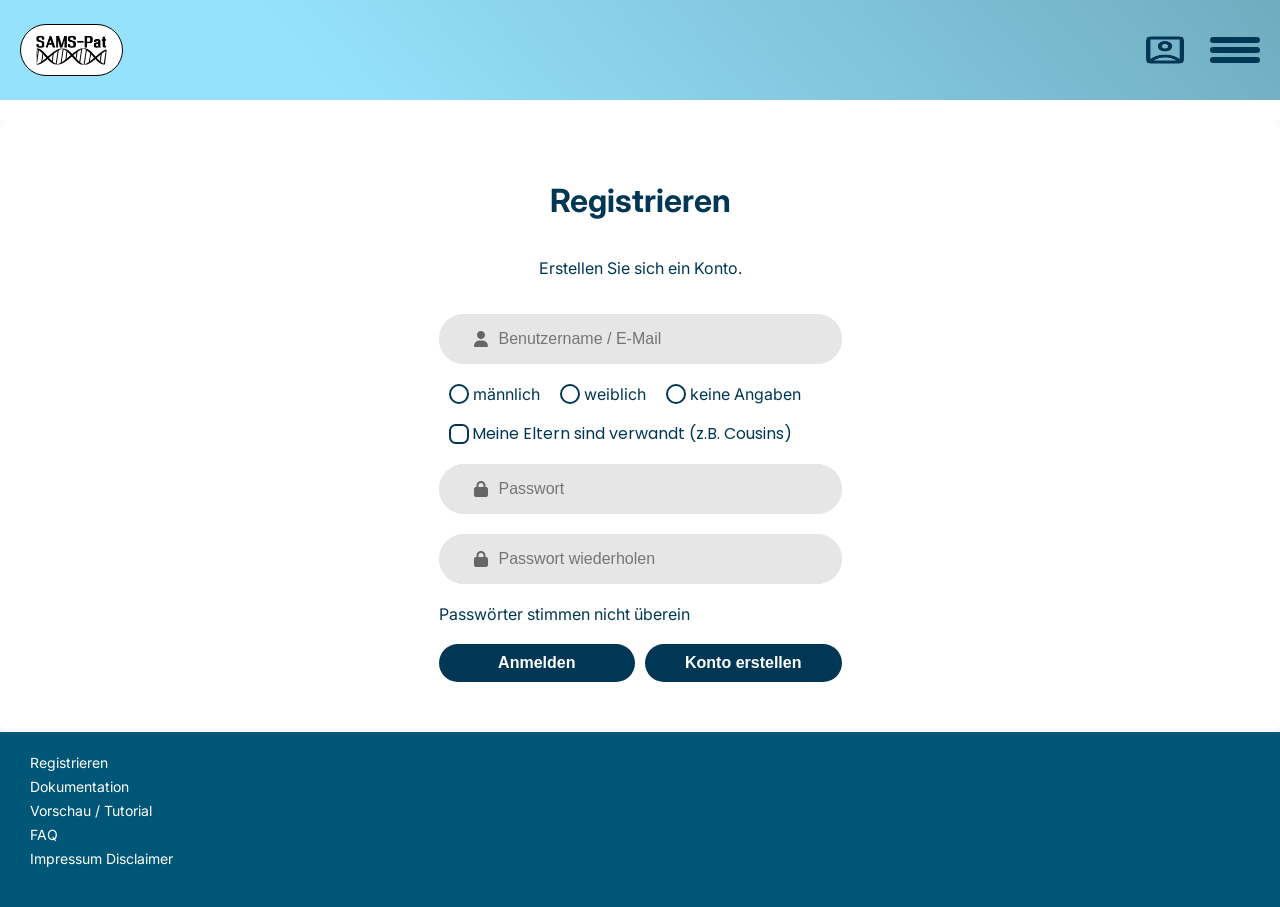
<file: register.html>
<!DOCTYPE html>
<html lang="de">

<head>
  <meta charset="UTF-8">
  <meta name="viewport" content="width=device-width, initial-scale=1.0">
  <meta name="description" content="SAMS-Pat - Phänotypisierungswerkzeug für die Präzisionsmedizin.">
  <title>SAMS-Pat</title>
  <!-- CSS-Datei einbinden -->
  <link href="https://fonts.googleapis.com/css2?family=Inter:wght@400;500;600&display=swap" rel="stylesheet">
  <!-- fontawesome -->
  <link rel="stylesheet" href="https://cdnjs.cloudflare.com/ajax/libs/font-awesome/6.1.1/css/all.min.css">
  <link href="https://fonts.googleapis.com/css2?family=Poppins:wght@100;200;300;400;500;600;700;800;900&display=swap"
    rel="stylesheet">
  <link rel="stylesheet" href="css/styles.css">
  <link rel="stylesheet" href="css/burger.css">
  <link rel="stylesheet" href="css/inputForm.css">
  <link rel="stylesheet" href="css/styleRadio.css">

</head>

<header class="header">
  <nav class="header-nav">
    <div class="logo-container">
      <img src="image/sams_pat_logo.png" alt="Company Logo" class="main-logo">
    </div>

    <div class="nav-icon-wrapper">
      <div class="sidebar-wrapper-test">
          <label class="account-menu" tabindex="0">
              <input class="account-checkbox" type="checkbox" />
              <img src="image/account_box.png" class="account-icon" alt="account-icon">
          </label>

          <aside class="account-sidebar">
              <nav class="menu-content">
                  <ul class="menu-list">
                      <li class="menu-item"><a class="menu-link" href="#">Profilansicht</a></li>
                      <li class="menu-item"><a class="menu-link" href="#">Einstellungen</a></li>
                      <li class="menu-item"><a class="menu-link" href="#">Konto löschen</a></li>
                      <li class="menu-item"><a class="menu-link" href="#">Phenopaket Exportieren</a></li>
                      <li class="menu-item"><a class="menu-link" href="#">Abmelden</a></li>
                  </ul>
              </nav>
          </aside>
      </div>

      <div class="sidebar-wrapper-test">
          <label class="hamburger-menu">
              <input class="hamburger-checkbox" type="checkbox" />
          </label>
          <aside class="sidebar">
              <nav class="menu-content">
                  <ul class="menu-list">
                      <li class="menu-item"><a class="menu-link" href="#">Anmelden</a></li>
                      <li class="menu-item"><a class="menu-link" href="#">Registrieren</a></li>
                      <li class="menu-item"><a class="menu-link" href="#">Dokumentation</a></li>
                      <li class="menu-item"><a class="menu-link" href="#">Tutorial</a></li>
                      <li class="menu-item"><a class="menu-link" href="#">FAQ</a></li>
                      <li class="menu-item"><a class="menu-link" href="#">Impressum</a></li>
                  </ul>
              </nav>
          </aside>
      </div>
  </div>
  </nav>
</header>


<body>
  <main class="main-content">
    <div class="register-container">
      <h1 class="register-title">Registrieren</h1>
      <p class="register-subtitle">Erstellen Sie sich ein Konto.</p>
      <form class="register-form">
        <!-- Benutzername -->

        <div class="wrap-input">
          <input type="email" placeholder="Benutzername / E-Mail" class="input">
          <span class="focus-input"></span>
          <span class="icon-input">
            <i class="fa fa-user"></i>
          </span>
        </div>


        <!-- Geschlecht -->
        <div class="form-box">
          <label>
            <input type="radio" name="kk">
            <div class="circle"></div>
            <span>männlich</span>
          </label>
          <label>
            <input type="radio" name="kk">
            <div class="circle"></div>
            <span>weiblich</span>
          </label>
          <label>
            <input type="radio" name="kk">
            <div class="circle"></div>
            <span>keine Angaben</span>
          </label>
        </div>

        <!-- Eltern Checkbox -->
        <div class="wrapper-checkbox-register">
          <input type="checkbox" id="check" class="custom-checkbox-register">
          <label for="check" class="label-checkbox-register">Meine Eltern sind verwandt (z.B. Cousins)</label>
        </div>

        <!-- Passwort -->

        <div class="wrap-input">
          <input type="password" placeholder="Passwort" class="input">
          <span class="focus-input"></span>
          <span class="icon-input">
            <i class="fa fa-lock"></i>
          </span>
        </div>


        <!-- Passwort wiederholen -->

        <div class="wrap-input">
          <input type="password" placeholder="Passwort wiederholen" class="input">
          <span class="focus-input"></span>
          <span class="icon-input">
            <i class="fa fa-lock"></i>
          </span>
        </div>


        <!-- Fehlermeldung -->
        <p class="error-message">Passwörter stimmen nicht überein</p>

        <!-- Buttons -->
        <div class="button-group-index">
          <button type="button" class="btn btn-primary">Anmelden</button>
          <button type="submit" class="btn btn-primary">Konto erstellen</button>
        </div>
      </form>
    </div>
  </main>
</body>

<!-- Footer -->
<footer class="footer">
  <div class="footer-content">
    <div class="footer-column">
      <nav class="footer-nav">
        <a href="#" class="footer-link" tabindex="0">Registrieren</a>
        <a href="#" class="footer-link" tabindex="0">Dokumentation</a>
        <a href="#" class="footer-link" tabindex="0">Vorschau / Tutorial</a>
        <a href="#" class="footer-link" tabindex="0">FAQ</a>
        <a href="#" class="footer-link" tabindex="0">Impressum Disclaimer</a>
      </nav>
    </div>
    <div class="footer-column">
      <div class="footer-logos">
        
      </div>
    </div>
  </div>
</footer>

</html>
</file>
<file: css/styles.css>
/*Allgemeine Styling für die Grundstruktur der Seiten*/



.navbar-wrapper {
    position: relative;
    z-index: 1000; /* Sicherstellen, dass die Navigation immer sichtbar bleibt */
    height: 100px;
}

.header {
    display:flex;
    justify-content: center;
    align-items: center;
    height: auto;
    padding: 10px 20px;
}

.header-nav {
    background: var(--Gradiant-Background, linear-gradient(228deg, rgb(112, 172, 192) 0.19%, rgb(150, 226, 253) 75.76%));
    display: flex;
    max-width: 100%;
    width: 100%;
    min-height: 100px;
    padding: 10px 20px;
    flex-direction: row;
    overflow: hidden;
    align-items: center;
    justify-content: space-between;
    margin: auto;
    position: fixed;
    top: 0;
    z-index: 100;
    
}

main {
    display: flex;
    flex-direction: column;
    justify-content: center;
    flex: 1;
    align-items: center;
    max-height: fit-content;
    width: 100%;
    margin-top: 100px;
    background-color: rgb(249, 249, 249);
    color: rgb(0, 55, 84);
    position: relative;
}

main > * {
    flex: 1;
}


html,
body {
    margin: 0;
    padding: 0;
    height: 100%;
    display: flex;
    flex-direction: column;
    overflow: auto;
    font-family: 'Inter', sans-serif;
    box-sizing: border-box;
}



body {
    display:flex;
    flex-direction: column;
    width: 100%;
    min-height: 100%;
    margin: 0;
    padding: 0;
    box-sizing: border-box;
    font-family: 'Inter', sans-serif;
    height: auto;
    overflow: visible;
}


.nav-icon-wrapper{
    display: flex;
    align-items: right;
    justify-content: space-between;
    flex-direction: row;
    gap: 20px;
}


.logo-container {
    border-radius: 80px;
    background-color: #fff;
    display: flex;
    margin: 0px;
    max-width: 103px;
    padding: 10px 15px;
    align-items: center;
    justify-content: center;
    position: relative;
    border: 1px solid #000000; 
    
}

.main-logo {
    width: 100%;
    
}


.next-btn {
    border-radius: 61px;
    background-color: rgb(208, 229, 236);
    align-self: center;
    margin-top: 61px;
    width: 90px;
    font: 500 16px Inter, sans-serif;
    color: rgba(0, 86, 118, 1);
    text-align: center;
    text-transform: uppercase;
    letter-spacing: 0.8px;
    padding: 15px 14px;
    border: none;
    cursor: pointer;
}


.footer {
    margin-top: auto; 
    background-color: rgba(0, 86, 118);
    width: 100%;
    padding: 15px 30px 40px;
    z-index: 999;
    position: relative;
    height: auto;
}

.footer-content {
    display: flex;
    gap: 20px;
    justify-content: space-between;
    align-items: center;
}

.footer-nav {
    display: flex;
    flex-grow: 1;
    flex-direction: column;
    align-items: flex-start;
    color: #fff;
    text-align: center;
    font: 400 14px Inter, sans-serif;    
}

.footer-link {
    margin-top: 7px;
    color: inherit;
    text-decoration: none;
}

.footer-logos {
    display: flex;
    margin-top: 8px;
    flex-direction: column;
    align-items: center;
    justify-content: flex-end;
}

.footer-logo {
    /*aspect-ratio: 2.89;*/
    width: 100px;
    border-radius: 20px;
}

.footer-logo-shadow {
    box-shadow: 0 4px 4px rgba(0, 0, 0, 0.25);
}
</file>
<file: css/burger.css>
*,
*::after,
*::before {
    box-sizing: border-box;
}

/* Spezifikationen für das Hamburger Menu und das Account Menü */
/* Variablen definieren für das Burgermenu. hier kommen wir dank css Variablen gänzlich ohne span-Emente oder PNGs bzw. SVGs aus */

:root {
    --bar-width: 50px;
    --bar-height: 6px;
    --hamburger-gap: 4px;
    --foreground: #333;
    --background: #fff;
    --hamburger-margin: 8px;
    --animation-timing: 300ms ease-in-out;
    --hamburger-height: calc(var(--bar-height) * 3 + var(--hamburger-gap) * 2);
    --sidebar-width: 20rem;
    --burger-gradient: linear-gradient(245deg, rgb(0, 55, 84) 12.81%, rgba(0, 122, 186, 0.63) 82.66%);
    --sidebar-gradient: linear-gradient(245deg, rgb(0, 55, 84) 12.81%, rgba(0, 122, 186, 0.63) 82.66%);
    --burger-line-color: rgba(0, 55, 84, 0.63);
    
}

.hamburger-menu {
    
    --x-width: calc(var(--hamburger-height) * 1.41421356237); /* Hier wird berechnet wie sich die Linien verhalten sollen wenn auf das Menu geklickt wird
                                                                 damit die Linien die richtige Länge haben*/
    background: transparent;
    isolation: isolate;
    display: flex;
    flex-direction: column;
    gap: var(--hamburger-gap);
    width: max-content;
    position: relative;
    z-index: 2;
    cursor: pointer;

}

.hamburger-menu:has(input:checked) {
    --foreground: #fff;
    --background: #333;
}



.hamburger-menu:has(input:focus-visible)::before,
.hamburger-menu:has(input:focus-visible)::after,
.hamburger-menu input:focus-visible {
    
    border: 1px solid var(--background);
    box-shadow: 0 0 0 1px var(--foreground);
}

.hamburger-menu::before {
    transform: translateZ(1px);
}

.hamburger-menu::after {
    transform: translateZ(-1px);
}

.hamburger-menu::before,
.hamburger-menu::after,
.hamburger-menu input {
    content: "";
    width: var(--bar-width);
    height: var(--bar-height);
    background: rgb(0, 55, 84);
    transform-origin: left center;
    border-radius: 9999px;
    transition: opacity var(--animation-timing), width var(--animation-timing),
        rotate var(--animation-timing), translate var(--animation-timing),
        background-color var(--animation-timing);
    z-index: 2;

}

.hamburger-menu:has(input:checked)::before {
    rotate: 45deg;
    isolation: isolate;
    backface-visibility: hidden;
    background-blend-mode: screen;
    mix-blend-mode: normal;
    filter: brightness(1);
    width: var(--x-width);
    translate: 0 calc(var(--bar-height) / -2);
    z-index: 100;

}

.hamburger-menu:has(input:checked)::after {
    rotate: -45deg;
    isolation: isolate;
    backface-visibility: hidden;
    background-blend-mode: screen;
    mix-blend-mode: normal;
    filter: brightness(1);
    width: var(--x-width);
    translate: 0 calc(var(--bar-height) / 2);
    z-index: 3;
}

.hamburger-menu input {
    appearance: none;
    padding: 0;
    margin: 0;
    outline: none;
    pointer-events: none;
    inset: 0;
    z-index: 1;
    right: 0;
    width: var(--bar-width);
}

.hamburger-menu input:checked {
    opacity: 0;
    width: 0;
    z-index: 1;
}

.sidebar {
    transition: transform var(--animation-timing);
    transform: translateX(100%);
    padding: 0.5rem 1rem;
    box-sizing: border-box;
    top: 0;
    padding-top: calc(var(--hamburger-height) + var(--hamburger-margin) + 1rem);  /* Berechnung um festzulegen wie hoch die Sidebar sein soll */
    background-color: rgba(112, 172, 192, 0.60);
    color: var(--background);
    width: var(--sidebar-width);
    max-width: 20rem;
    min-height: 100vh;
    display: none;
    right: 0;
    position: fixed;
    display: block;
    backdrop-filter: blur(8px);
    z-index: 1;

}

.hamburger-menu:has(input:checked)+.sidebar {
    transform: translateX(0);
    box-shadow: -10px 0 10px rgb(0, 0, 0, 0.1);
}

.content-width {
    max-width: 20rem;
}

.sidebar-wrapper {
    
    display: flex;
    flex-direction: row;
    top: 0;
    gap: 1rem;
    width: auto;
    justify-self: center;
    align-items: center;
    justify-content: flex-end;
    width: 150px;
    height: 36px;
    justify-content: space-between 
    
}



.hamburger-checkbox {
    display: none;
    display: flex;
    flex-direction: row;
    gap: 1rem;
    width: auto;
    justify-self: center;
    align-items: center;
    justify-content: flex-end;
    color: rgba(0, 55, 84, 0.63);
    background: rgb(0, 55, 84);
    background-color: rgb(0, 55, 84);
    z-index: 9999;
}

.menu-content {
    margin-top: 35px;
    opacity: 100%;
    z-index: 2;
 

}



/* nav-elements */

.menu-list {
    width: 100%;
    list-style: none;
    display: flex;
    justify-content: flex-end;
    align-items: center;
    flex-direction: column;
    padding: 0;
    margin: 0;
    border: none;
    border-spacing: 0px;
}

.menu-item {
    display: flex;
    height: 40px;
    list-style: none;
    width: var(--sidebar-width);
    margin: 0;
    padding: 0;
    z-index: 2;
}

.menu-item:hover {
    background-color: #f0f0f0;
}

.menu-link {
    display: block;
    width: var(--sidebar-width);
    height: 100%;
    display: flex;
    align-items: center;
    padding: 0px 0px;
    text-decoration: none;
    color: rgb(0, 55, 84);
    position: relative;
    z-index: 3;
}


.menu-link {    
    width: 100%;
}

.sidebar li {
    width: 100%;
}

.sidebar a {
    width: 100%;
}


/*Media Querie um auf mobile Geräten den Gesamten Bildschirm einzunehmen*/
@media (max-width: 400px) {
    .sidebar {
        transition: transform var(--animation-timing);
        transform: translateX(100%);    
        box-sizing: border-box;
        top: 0;
        padding-top: calc(var(--hamburger-height) + var(--hamburger-margin) + 1rem);
        background-color: rgba(112, 172, 192, 0.60);
        color: var(--background);
        width: 100%; 
        max-width: none; 
        min-height: 100vh;
        position: fixed;
        right: 0; 
        backdrop-filter: blur(5px);
        z-index: 1;
    }
}




/*Account Menu*/

/* Styling für das Account-Icon */
.account-icon {
    display: flex;
    margin: 0;
    cursor: pointer;
    border: none;
    width: 50px;
    height: 36px;
    position: relative;
    z-index: 2;
}

/* Wrapper für Sidebar-Elemente */
.sidebar-wrapper-test {
    display: flex;
    flex-direction: row;
    align-items: center;
    justify-content: flex-end;
    width: 50px;
    height: 36px;
    cursor: pointer;
}

/* Transition für die Sidebar */
.account-sidebar {
    transition: transform var(--animation-timing);
    transform: translateY(-100%);
    padding: 0.5rem 1rem;
    padding: calc(var(--hamburger-height) + var(--hamburger-margin) + 1rem) 1rem;
    box-sizing: border-box;
    top: 0;
    right: 0; 
    background-color: rgba(112, 172, 192, 0.60);
    color: var(--background);
    width: 100%;
    max-width: 20rem;
    min-height: 100vh;
    position: fixed;
    display: block;
    backdrop-filter: blur(5px);
    z-index: 1;
}

@media (max-width: 400px) {
    .account-sidebar {
        transition: transform var(--animation-timing);
        padding: 0.5rem 1rem;
        box-sizing: border-box;
        top: 0;
        right: 0; /* Sidebar erscheint auf der rechten Seite */
        padding-top: calc(var(--hamburger-height) + var(--hamburger-margin) + 1rem);
        background-color: rgba(112, 172, 192, 0.60);
        color: var(--background);
        width: 100%; 
        max-width: none;
        min-height: 100vh;
        position: fixed;
        backdrop-filter: blur(5px);
        z-index: 1;
    }
}



/* Eingeblendete Sidebar von oben anstatt von rechts*/
.account-menu:has(input:checked) + .account-sidebar {
    transform: translateY(0); /* Endposition */
    box-shadow: 0 10px 10px rgba(0, 0, 0, 0.1);
}


/* Checkbox spezifisch für das Account-Menü */
.account-checkbox {
    display: none;
}

/* Fokus-Stil für Account-Icon */
.account-menu:has(.account-checkbox:focus-visible) .account-icon {
    outline: 2px solid rgba(0, 55, 84, 0.7);
}

/* Entfernte Animationen von Hamburger-Styles */
.account-menu::before,
.account-menu::after,
.account-menu input {
    /* Entfernt alle Bar-Stile und Animationen */
    content: none;
    width: auto;
    height: auto;
    transform: none;
    border-radius: 0;
    transition: none;
}

/* Checkbox unter dem Account-Icon: keine Transformationen */
.account-checkbox:checked {
    opacity: 1; /* Keine spezielle Sichtbarkeits- oder Größenänderung */
}

.account-sidebar .menu-item {
    padding-left: 1rem;
}
</file>
<file: css/inputForm.css>
/* hier ist das Styling meiner Inputfelder*/

.login-container {
    display: flex;
    position: relative;
    flex-direction: column;
    align-items: center;
    justify-content: center;
    width: 100%;
    padding: 40px;
    background-color: rgb(255, 255, 255);
    
    border-radius: 10px;
    
}

.register-container {
    display: flex;
    position: relative;
    flex-direction: column;
    align-items: center;
    justify-content: center;
    width: 100%;
    height: 100%;
    padding: 40px;
    background-color: rgb(255, 255, 255);
    
    border-radius: 10px;
    
}

.login-form{
    max-width: 400px;
    width: 100%;
}

.btn-primary {
    width: 100%;
    padding: 10px;
    font-size: 16px;
    font-weight: bold;
    color: rgb(255, 255, 255);
    background-color: rgb(0, 55, 84);
    border: none;
    border-radius: 20px;
    cursor: pointer;
}


.btn-primary:hover {
    background-color: rgba(0, 55, 84, 0.8);
}

.button-group-index {
    display: flex;
    flex-direction: row;
    gap: 10px;
    justify-content: space-between;
    align-items: center;
    margin-top: 20px;
    margin-bottom: 10px;
}

.description {

    font-size: 14px;
    color: rgb(0, 55, 84);
    margin-top: 20px;

}





/* animiertes input */

.wrap-input{
    
    margin: 20px 0px 20px 0px;
    /*max-width: 400px;*/
    width: 100%;
    z-index: 1;
    position: relative;
    background: rgb(230, 230, 230);
    border-radius: 25px;
    
}

.input{
    outline: none;
    border: none;
    width: inherit;
    font-family: sans-serif;
    line-height: 1.5;
    color: rgb(102, 102, 102);
    height: 50px;
    border-radius: inherit;
    font-size: 16px;
    background: rgb(230, 230, 230);
    padding: 0 100px 0px 60px;
    min-width: 100%;
}

.focus-input{
    position: absolute;
    display: block;
    border-radius: inherit;
    bottom: 0;
    left: 0;
    right: 0;
    z-index: -1;
    height: 100%;
    box-shadow: 0px 0px 0px 0px;
    color: rgb(0, 55, 84);
}

input:focus + .focus-input{
    animation: anim-shadow 0.5s ease-in-out forwards;
}

@keyframes anim-shadow{ 
    to{
        box-shadow: 0px 0px 15px 5px;
        opacity: 0;
    }
}

.icon-input{
    display: flex;
    align-items: center;
    position: absolute;
    bottom: 0;
    left: 0;
    height: 100%;
    padding-left: 35px;
    pointer-events: none;
    color: rgb(102, 102, 102);
    transition: all 0.4s;
}

input:focus + .focus-input + .icon-input{
    color: rgb(0, 55, 84);
    padding-left: 28px;
}


.input-divider {
    background-color: var(--divider-color);
    height: 50px;
    width: 100%;
    margin: 15px 0;
}
</file>
<file: css/styleRadio.css>
/* Styling für die Radio-Buttons und Checkboxes - hier kann man noch nachbessern. Insbesondere die Labels machen bei solch 
   costumized elementen immer probleme da sie Form der Radiobuttons bei wenig platz beeinflussen
*/


.form-box {
    display: flex;
    flex-direction: row;
    
    align-items: center;
    max-width: 400px;
    background-color: rgb(255, 255, 255);
    justify-content: left space-between;
    margin-left: 10px;
    border-radius: 8px;
    gap: 20px;
    margin-right: 0px;
  }
  
  .form-box label {
    display: block;
    cursor: pointer;
    margin-bottom: 20px;
    padding-left: 24px;
    position: relative;
  }
  
  .form-box label input {
    display: none;
  }
  
  .form-box label .circle {
    height: 20px;
    width: 20px;
    border: 2px solid rgb(0, 55, 84);
    border-radius: 50%;
    display: inline-block;
    position: absolute;
    left: 0;
    transition: border 0.5s ease;
  }
  
  .form-box label .circle::before {
    content: '';
    height: 8px;
    width: 8px;
    background-color: rgb(0, 55, 84);
    position: absolute;
    left: 0;
    top: 0;
    border-radius: 50%;
    box-sizing: border-box;
    margin-left: 2px;
    margin-top: 2px;
    transition: transform 0.5s ease;
    transform: scale(0);
  }
  
  .form-box label span {
    font-size: 16px;
    color:  rgb(0, 55, 84);
    display: inline-block;
    transition: color 0.5s ease;
  }
  
  .form-box label input:checked + .circle {
    border: 4px solid rgb(0, 55, 84);
  }
  
  .form-box label input:checked + .circle::before {
    transform: scale(1);
  }
  
  .form-box label input:checked + .circle + span {
    color: rgb(0, 55, 84);
    font-weight: 400;
  }
  
  .form-box label:hover .circle {
    border: 4px solid rgb(0, 93, 143);
    transition: border-color 0.5s ease;
  }
  
  .form-box label:hover span {
    color: rgb(0, 93, 143);
    transition: color 0.5s ease;
  }
  
  .form-box label input:not(:checked) + .circle {
    transition: border-color 0.3s ease;
  }
  
  .form-box label input:not(:checked) + .circle::before {
    transition: transform 0.3s ease;
  }
  
  .form-box label input:not(:checked) + .circle + span {
    transition: color 0.3s ease;
  }


  /*css for checkbox-register*/  
  
  .wrapper-checkbox-register {
    height: 20px;
    width: 400x;
    position: relative;
    display: flex;
    flex-direction: row;
    justify-content: space-between;
    align-items: center;
    
    }
    
    input[type="checkbox"].custom-checkbox-register{ 
        appearance: none;
        -webkit-appearance: none;
        height: 20px;
        width: 20px;
        background-color: rgb(255, 255, 255);
        border-radius: 0.5em;
        border: 2px solid rgb(0, 55, 84);       
        cursor: pointer;
        display: flex;
        outline: none;
        align-items: center;
        justify-content: center;
        margin-left: 10px;
    }
    
    .label-checkbox-register {
        color: rgb(0,55,84);
        font-size: 16px;
        font-family: "Poppins", sans-serif;
        cursor: pointer;
        margin-right: 50px;
    }
    
    input[type="checkbox"].custom-checkbox-register:after{
        font-family: "Font Awesome 6 Free";
        content: "\f00c";
        font-weight: 900;
        font-size: 16px;
        color: rgb(255, 255, 255);
        display: none;
    }
    
    input[type="checkbox"].custom-checkbox-register:hover {
        background-color: rgb(0, 93, 143);
        border: 2px solid rgb(0, 93, 143);
    }
    
    input[type="checkbox"].custom-checkbox-register:checked {
        background-color: rgb(0,55,84);
    }
    
    input[type="checkbox"].custom-checkbox-register:checked:after {
        display: block;
    }
    
  @media (max-width: 400px) {
    .form-box label span{
      font-size: 14px;
    }

    .label-checkbox-register {
      color: rgb(0,55,84);
      font-size: 12px;
      font-family: "Poppins", sans-serif;
      cursor: pointer;
      margin-right: 60px;
  }

  }
</file>
<file: css/getStarted.css>
/* Root Variables */
:root {
    --line-border-fill: rgb(0, 55, 84);
    --line-border-empty: rgb(224, 224, 224);
    --text-color: rgb(0, 55, 84);
    --bg-color: rgb(246, 247, 251);
}


/* die getStartet.css dient auch als Vorlage für das design der createVisit */

.get-started-container {
    display: grid;
    background-color: rgb(255, 255, 255);
    grid-template-areas:
        "progress"
        "content";
    grid-template-columns: 1fr;
    gap: 20px;
    padding: 20px;
    margin: auto;
    width: fit-content;
    height: 100%;
    width: 90%;
    margin: 0 auto;

}

/* Styling für den Progress-Container welcher die Kreise und die Labels enthaltet*/


.progress-section {
    grid-area: progress;
    width: fit-content;
    min-width: 350px;
    height: 100%;
    min-height: 0;
    /*overflow: auto;*/
}

.progress-container {
    display: flex;
    flex-direction: column;
    align-items: center;
    justify-content: flex-start;
    position: relative;
    width: 100px;
    height: auto;
    min-height: 0;
}

.progress-container::before {
    content: '';
    position: absolute;
    top: 0;
    left: 50%;
    height: 100%;
    width: 4px;
    background-color: var(--line-border-empty);
    transform: translateX(-50%);
    z-index: -1;
}

.progress {
    background-color: var(--line-border-fill);
    position: absolute;
    top: 0;
    left: 50%;
    height: 0%;
    width: 4px;
    transform: translateX(-50%);
    transition: height 0.4s ease;
    z-index: -1;
}

.circle {
    background-color: rgb(255, 255, 255);
    color: rgb(153, 153, 153);
    border: 3px solid var(--line-border-empty);
    border-radius: 50%;
    height: 10px;
    width: 10px;
    display: flex;
    align-items: center;
    justify-content: center;
    margin-bottom: 20px;
    transition: 0.4s ease;
}

.circle.active {
    border-color: var(--line-border-fill);
    color: var(--line-border-fill);
    background-color: var(--line-border-fill);
}

.progress-label {
    display: none;
    font-size: 16px;
    color: var(--text-color);
    margin-top: 10px;
    margin: 10px;
    font-weight: bold;
    font-size: 16px;
    margin-left: 15px;
}

.progress-label.active {
    display: block;
    font-size: 16px;
    color: var(--text-color);
    margin-top: 10px;
    margin: 10px;
    font-weight: bold;
    font-size: 16px;
    margin-right: 5px;
}



/* Progress-label-vertical */

.progress-label-vertical {
    display: none;
}

.progress-label-vertical{
    color: rgb(0, 55, 84, 0.6);
}

.progress-label-vertical.active{
    color: rgb(0, 55, 84);
}



/* Content Section */

.content-section {
    grid-area: content;
    display: flex;
    flex-direction: column;
    justify-content: center;
    align-items: flex-start;
    height: 100%;
    min-height: 0;

}



.content {
    display: none;
    max-width: 600px;
    height: 100%;
    max-height: fit-content;
    text-align: left;
    /*overflow: auto;*/

}

.content.active {
    display: block;
    max-width: 600px;
    text-align: left;
}

.btn {
    
    margin: 20px 0;
    padding: 5px 20px;
    background-color: var(--line-border-fill);
    color: #fff;
    border: none;
    border-radius: 20px;
    cursor: pointer;
    font-size: 1rem;
    transition: background-color 0.3s ease;
    
}

#upload-btn {
    display: flex;
    justify-content: center;
    justify-items: center;
    align-items: center;
    height: 28px;
    background-color: var(--line-border-fill);
    color: #fff;
    border: none;
    border-radius: 20px;
    cursor: pointer;
    font-size: 1rem;
    transition: background-color 0.3s ease;
}


.upload-container {
    display: flex;
    flex-direction: column;
    justify-content: center;
    align-items: center;
    min-height: 200px;
    min-width: 200px;
    
    
}

.checklist-container{
    display: flex;
    flex-direction: column;
    justify-content: center;
    align-items: center;
    min-height: 300px;
    min-width: 220px;
    border: 2px solid rgb(0, 55, 84);
    
}

.checklist-img-container{
display: flex;
flex-direction: column;
justify-content: center;
align-items: center;
min-height: 50px;
min-width: 50px;

}

.btn:disabled {
    background-color: var(--line-border-empty);
    cursor: not-allowed;
}

.diagnose-img{
    width: 100%;
    height: 100%;
    object-fit: cover;
}


/* hier nur eine kleine Media um den get-started-container auf 100% des VP zu bringen*/
@media (max-width: 861px) {
    .get-started-container {
        width: 100%;
        
    }
}


/* Breakpoint für das verschieben der Progressbar in die horizontale Ansicht*/
@media (min-width: 768px) {
    .get-started-container {
        grid-template-areas: "progress content";
        grid-template-columns: 1fr 3fr;
        gap: 40px;
    }

    .progress-section {
        justify-content: flex-end;
    }


    /* Progress-label-vertical deaktiviert den horizontalen Container 
    und zeigt den vertikalen Container an*/
    .progress-container {
        display: none;
        align-items: flex-end;
    }

    .progress-label-vertical {
        display: block;
        margin-bottom: 18px;
        font-size: 20px;
    }
}

.vertical-circle-container {
    display: flex;
    flex-direction: row;
    align-items: center;
    gap: 20px;
    padding: 10px;
}

.vertical-circle-container .circle {
    width: 20px;
    height: 20px;
}



/* auch schriftgröße passe ich früh an so dass die elemente mehr platz zum Schrumpfen haben*/
@media (max-width: 990px) {

    .progress-section {

        min-width: 300px;

    }


    .progress-label-vertical {
        font-size: 16px;

    }

}

/* Media Queries für den Umschaltungsprozess*/
@media (max-width: 768px) {

    .get-started-container {
        width: 100%;
        font-size: 14px;
    }

    .input::placeholder {
        font-size: 14px;
    }

    .input {
        height: 40px;
        max-width: 200px;
    }

    .progress-section {
        justify-content: center;
        align-items: center;
    }

    .progress-container {
        flex-direction: row;
        width: 100%;
    }

    .progress-container::before {
        top: 50%;
        left: 0;
        height: 4px;
        width: 100%;
        transform: translateY(-50%);
    }

    .progress {
        top: 50%;
        left: 0;
        width: 0%;
        height: 4px;
        transform: translateY(-50%);
    }

    .circle {
        margin-right: 20px;
        margin-bottom: 0;
    }

    .progress-label-vertical {
        display: none;

    }

    .labels-container-vertical {
        display: none;
    }
}


/*Styling für searchresult container*/

/* Grundlegendes Styling für Tabelle und Buttons */
.search-results {
    margin: 20px auto;
    max-width: 800px;
    font-family: Arial, sans-serif;
}

.table-header h2 {
    text-align: center;
    font-size: 1.5rem;
    margin-bottom: 10px;
    color: #333;
}

.searchresults-table {
    width: 100%;
    border-collapse: collapse;
    box-shadow: 0 4px 6px rgba(0, 0, 0, 0.1);
}

.searchresults-table th,
.searchresults-table td {
    text-align: left;
    padding: 12px 15px;
    border: 1px solid rgb(221, 221, 221);
}

.searchresults-table thead th {
    background-color: rgb(244, 244, 244);
    font-weight: bold;
    color: rgb(68, 68, 68);
}

.searchresults-table tbody tr:nth-child(even) {
    background-color: rgb(249, 249, 249);
}



.action-btn {
    display: inline-block;
    padding: 8px 12px;
    margin: 0 5px;
    font-size: 0.9rem;
    border: none;
    border-radius: 20px;
    cursor: pointer;
    transition: background-color 0.3s ease;
}

.details-btn {
    background-color: rgb(0,55,84);
    color: white;
}

.details-btn:hover {
    background-color: rgb(0,55,84,0.6);
}

.select-btn {
    background-color: rgb(46, 204, 113);
    color: white;
}

.select-btn:hover {
    background-color: rgb(39, 174, 96);
}

/* Stil für ausgewählte Zeile */
.selected {
    background-color: rgb(0, 55, 84,0.4);
    font-weight: bold;
}














/*Styling für die Tourcards*/

.tour-container {
    display: grid;
    grid-template-columns: repeat(auto-fit, 125px);
    grid-template-rows: 1fr 1fr;
    gap: 10px;
    justify-content: center;
    align-items: center;
}

.card-header {
    justify-content: center;
    align-items: center;
    font-size: 14px;
    color: white;   
}


.card {
    
    justify-content: center;
    align-items: center;
    background-color: rgb(0, 55, 84);
    height: 125px;
    width: 125px;
    padding: 10px;
    border-radius: 10px;
    border-radius: 20px;
    transition: all 0.5s ease-in-out;
}

.card:hover {
    background-color: rgb(0, 55, 84, 0.8);
    transform: scale(1.1);
    transition: all 0.5s ease-in-out;
    box-shadow: 0 10px 40px 0 rgba(0, 0, 0, 0.11), 0px 20px 40px rgba(194, 22, 22, 0.5);
}


@media (max-width: 430px) {
    .progress-label.active {
        font-size: 12px;
        font-weight: bolder;
    }

    .diagnose-img {
        width: 200px;
        height: 100px;
    }

}








/* Allgemeiner Button-Stile */
.action-btn {
    background-color: rgb(0, 123, 255);
    color: white;
    border: none;
    border-radius: 5px;
    padding: 10px 15px;
    font-size: 14px;
    cursor: pointer;
    transition: background-color 0.3s ease;
    margin-right: 10px;
}

.action-btn:hover {
    background-color: rgb(0, 86, 179);
}

/* Details-Panel */
.details-panel td {
    background-color: rgb(248, 249, 250);
    border-top: 1px solid rgb(222, 226, 230);
    padding: 15px;
    font-size: 14px;
    display: none; /* Standardmäßig ausgeblendet */
}

.details-content h4 {
    margin-bottom: 10px;
    font-size: 16px;
    font-weight: bold;
}

.details-content p {
    margin: 0;
    font-size: 14px;
    line-height: 1.5;
    color: rgb(51, 51, 51);
}

/* Ausgewählte Krankheit */
.selected {
    background-color: rgb(209, 236, 241);
    color: rgb(12, 84, 96);
    transition: background-color 0.3s ease;
}
</file>
<file: css/createVisit.css>
/* createVisit.css 

   Hier habe ich eine neue CSS Datei erstellt um nicht in Konflickt und vor allem nicht durcheineander mit den Spezifikationen von getStartet.css zu kommen.
   Bis jetzt regeln sie auch nur das Styling für die Tabellen der Suchergebnisse. 
*/

.createVisit-accordion {
    max-width: 800px;
    margin: auto;
    font-family: Arial, sans-serif;
}

.createVisit-accordion .createVisit-contentBx {
    position: relative;
    margin: 10px 0;
    border: 1px solid #ddd;
    border-radius: 5px;
    overflow: hidden; 
    box-shadow: 0 2px 4px rgba(0, 0, 0, 0.1);
}

.createVisit-accordion .createVisit-contentBx .createVisit-accordion-label {
    position: relative;
    padding: 15px;
    background: #af3030;
    color: #fff; 
    cursor: pointer;
    font-weight: bold;
    user-select: none; 
    transition: background-color 0.3s ease;
}

.createVisit-accordion .createVisit-contentBx .createVisit-accordion-label:hover {
    background: #8a2525; 
}

.createVisit-accordion .createVisit-contentBx .createVisit-accordion-label::before {
    content: '+';
    position: absolute;
    top: 50%;
    right: 20px;
    transform: translateY(-50%);
    font-size: 1.5em;
    color: #fff; /* Einheitlich mit dem Text */
}

.createVisit-accordion .createVisit-contentBx.active .createVisit-accordion-label::before {
    content: '-';
}

.createVisit-accordion .createVisit-contentBx .createVisit-accordion-content {
    position: relative;
    background: #fff;
    color: #333;
    padding: 0 15px;
    max-height: 0;
    overflow: hidden;
    transition: max-height 0.5s ease, padding 0.3s ease;
}

.createVisit-accordion .createVisit-contentBx.active .createVisit-accordion-content {
    max-height: 300px; /* Flexibler als feste Höhe */
    padding: 15px;
}

.createVisit-accordion .createVisit-contentBx.active {
    border: 1px solid #af3030; /* Visuelle Hervorhebung */
}

.createVisit-details-panel {
    font-size: 14px;
}

.createVisit-action-btn {
    background-color: #007BFF;
    color: #fff;
    border: none;
    padding: 5px 10px;
    border-radius: 5px;
    cursor: pointer;
    margin-right: 5px;
}

.createVisit-action-btn:hover {
    background-color: rgb(0, 55, 84);
}

.createVisit-details-panel ul {
    list-style-type: none;
    padding-left: 20px;
}

.createVisit-details-panel ul li {
    margin-bottom: 5px;
}

.createVisit-specify-btn {
    background-color: rgb(40, 167, 69);
    color: rgb(255, 255, 255);
}

.createVisit-specify-btn:hover {
    background-color: rgb(33, 136, 56);
}


.createVisit-details-btn {
    background-color: rgb(40, 167, 69);
    color: rgb(255, 255, 255);
    border: none;
    padding: 5px 10px;
    border-radius: 5px;
    cursor: pointer;
    margin-right: 5px;
    transition: background-color 0.3s ease;
}

.createVisit-details-btn:hover {
    background-color: rgb(33, 136, 56);
}

/* Standardmäßig versteckte Zeilen */
.createVisit-hidden-row {
    display: none; /* Unsichtbar zu Beginn */
}

/* Sichtbare Zeile (wird von der Funktion hinzugefügt) */
.createVisit-hidden-row.show {
    display: table-row; /* Zeigt die Zeile an */
    transition: all 0.3s ease-in-out;
}

/* Optional: Animation oder Übergang */
.createVisit-hidden-row {
    transition: all 0.3s ease-in-out;
}

/* Formatierung searchresults*/



.createVisit-searchresults-table {
    border-spacing: 0 20px; /* Fügt 10px vertikalen Abstand zwischen den Zeilen hinzu */
    border-collapse: separate; /* Muss gesetzt werden, damit border-spacing wirkt */
}
</file>
<file: css/dashboardKopie.css>
/* Dashboard Container der im Main-Bereich angezeigt wird.*/
.dashboard-container {
  min-height: 100%;
  width: 100%;
  display: grid;
  overflow-x: hidden;
  grid-template-rows: 60px auto;
  grid-template-areas:
    "menu"
    "dashboard";

  overflow: hidden;
}



/* Menu oberhalb des Dashboard*/
.menu {
  display: flex;
  justify-content: flex-end;
  align-items: center;
  width: 100%;
  color: rgb(255, 255, 255);
  padding: 10px;
  gap: 10px;
}

.menu-button-wrapper {
  width: 40%;
  display: flex;
  justify-content: flex-end;
  align-items: center;
  gap: 10px;
  margin-left: auto;
}

.menu-button-wrapper button:last-child {
  margin-left: 30px;
  width: 100px;
}

.menu-button-dashboard {
  min-width: 150px;
  height: 36px;
  margin: 0 auto;
  background-color: rgb(0, 55, 84);
  color: rgb(255, 255, 255);
  border-radius: 20px;
  font-size: 16px;
  cursor: pointer;
  border: none;
  transition: transform 0.2s ease, background-color 0.3s ease, box-shadow 0.3s ease;
  box-shadow: 0 4px 8px rgba(0, 0, 0, 0.1), 0 1px 3px rgba(0, 0, 0, 0.2);
}

.menu-button-wrapper button:active {
  transform: scale(0.95);
  /* Leicht verkleinern */
  background-color: rgb(255, 255, 255);
  /* Etwas dunklerer Hintergrund */
  box-shadow: 0 2px 5px rgba(0, 0, 0, 0.2), 0 1px 2px rgba(0, 0, 0, 0.3);
  /* Schatten wird beim Klicken kleiner */
}

.menu-button-dashboard:hover {
  background-color: rgba(0, 55, 84, 0.6);
  box-shadow: rgb(0, 55, 84) 0px 0px 0px 10px extend;
}



/* kontainer für interaktionsbar und Contentbereich*/

.dashboard {
  width: 100%;
  display: grid;
  grid-template-columns: 300px 1fr;
  grid-template-rows: 1fr;
  grid-template-areas:
    "interaction main-content-dashboard";
  position: fit-content;
  color: rgb(0, 55, 84);


  border: #000 1px solid;
}

/* Kontainer links neben dem Hauptbereich*/

.interaction {
  grid-area: interaction;
  width: 100%;
  min-width: 100px;
  height: 600px;

  padding-top: 0;
  display: grid;
  align-self: start;
  justify-self: start;
  grid-template-columns: 1fr;
  grid-template-rows: 1fr 2fr 2fr;
  color: rgb(255, 255, 255);
  border: rgb(0, 0, 0) 1px solid;
  gap: 5px;
}

.diagnose {
  display: flex;
  flex-direction: column;
  align-items: left;
  justify-content: left;
  width: 100%;
  height: 200px;
  background-color: rgb(255, 255, 255);
  color: rgb(0, 55, 84);
  padding: 10px;
  gap: 80px;
  border-radius: 10px;
  border: 1px solid #000000;

}

.diagnose-info {
  font-size: 16px;
  color: rgb(0, 55, 84);
  margin-bottom: 10px;
  text-align: center;
}


/* Styling für das Daykarussel*/
.daykarussel {

  width: 100%;
  height: 100%;
  align-items: center;
  justify-content: center;
  padding: 10px;
  gap: 10px;
  border: 1px solid rgb(0, 0, 0);
  border-radius: 10px;

}




.last-entry-label {
  font-size: 16px;
  color: rgb(0, 64, 128);
  margin-bottom: 10px;
  text-align: center;
}



.carousel-container {
  display: flex;
  align-items: center;
  justify-content: center;
  max-width: 200px;
  min-width: 100px;
  height: 55px;
  overflow: hidden;
  position: relative;
  margin: 0 auto;

}

.carousel-nav {
  width: 36px;
  height: 36px;
  background-color: rgb(0, 64, 128);
  color: white;
  border: none;
  display: flex;
  align-items: center;
  justify-content: center;
  cursor: pointer;
  max-width: 200px;
  font-size: 20px;
  border-radius: 10px;
}

.carousel-days {
  display: flex;

  overflow-x: hidden;
  width: fit-content;
  margin: 0 auto;
  scroll-behavior: smooth;
  position: relative;
  z-index: 1;
}

.day {

  min-width: 36px;
  min-height: 36px;
  background-color: rgb(240, 240, 240);
  display: flex;
  font-size: 16px;
  font-weight: bold;
  align-items: center;
  justify-content: center;
  border: 1px solid rgb(204, 204, 204);
  cursor: pointer;
  color: rgb(0, 55, 84) !important;
  z-index: 1000;
  border-radius: 5px;
  border: rgb(0, 55, 84) 1px solid;
}

.day.active {
  background-color: rgb(0, 64, 128);
  color: white !important;
  font-weight: bold;
}

.carousel-container-mobile {
  display: flex;
  max-width: 300px;
  min-width: 100px;
  height: 50px;
  overflow: hidden;
  position: relative;
  margin: 0 auto;
  align-items: left;
  justify-content: left;
}

.carousel-nav-mobile {
  width: 36px;
  height: 36px;
  background-color: rgb(0, 64, 128);
  color: white;
  border: none;
  display: flex;
  align-items: center;
  justify-content: center;
  cursor: pointer;
  font-size: 16px;
}

.day-mobile {
  width: 36px;
  height: 36px;
  background-color: rgb(240, 240, 240);
  display: flex;
  align-items: center;
  justify-content: center;
  border: 1px solid rgb(204, 204, 204);
  font-size: 16px;
  font-weight: normal;
  color: rgb(0, 55, 84) !important;
  border-radius: 10px;
}

.day-mobile.active-mobile {
  background-color: rgb(0, 55, 84);
  color: white !important;
  font-weight: bold;
  border-radius: 10px;
}



/* Kontainer für die Eintragsoptionen*/

.eintrag-optionen {

  width: 100%;
  height: 100%;
  background-color: rgb(255, 255, 255);
  color: rgb(255, 255, 255);
  padding: 10px;
  gap: 10px;
  border-radius: 10px;
  border: 1px solid rgb(0, 0, 0);

}



/* Kontainer für die Einträge*/
.main-content-dashboard {
  grid-area: main-content-dashboard;
  width: 100%;
  height: fit-content;
  background-color: rgb(255, 255, 255);
  color: rgb(0, 55, 84);
  padding: 10px;
  align-self: start;
  justify-self: start;

  box-sizing: border-box;
}



.menu-button-dashboard.letzterEintrag {
  display: flex;
}

.button-wrapper-eintrag {
  display: flex;
  flex-direction: column;
  align-content: left;
  justify-content: left;
  width: 120px;
  height: auto;
  padding: 10px;
  gap: 10px;
}

.menu-button-dashboard.big {
  display: none;
}






/* Desktop-Version  */
.last-entry-label {
  font-size: 16px;
  color: rgb(0, 64, 128);
  margin-bottom: 10px;
  text-align: center;
}

.carousel-nav-mobile {
  width: 36px;
  height: 36px;
  background-color: rgb(0, 64, 128);
  color: white;
  border: none;
  display: flex;
  align-items: center;
  justify-content: center;
  cursor: pointer;
  font-size: 20px;
  border-radius: 10px;
  max-width: 200px;
}

.carousel-days-mobile {
  width: 100px;
  height: 26px;
  display: flex;
  gap: 5px;
  justify-content: center;
  flex: 1;
  border-radius: 10px;
}

.day-mobile {
  width: 36px;
  height: 36px;
  background-color: rgb(240, 240, 240);
  display: flex;
  align-items: center;
  justify-content: center;
  border: 1px solid rgb(204, 204, 204);
  font-size: 16px;
  font-weight: normal;
  color: rgb(0, 55, 84) !important;
}

.day-mobile.active-mobile {
  background-color: rgb(0, 55, 84);
  color: white !important;
  font-weight: bold;
}



/* Input datum - hier wollte ich meine Inputfelder bearbeiten damit mehr platz ist ohne die Animation des Icons zu verlieren
   es ist schon besser aber nicht perfekt zudem ist die Animation des Icons jetzt nicht mehr so schön
*/

.wrap-input {

  margin: 20px 0px;
  width: 100%;
  max-width: 400px;
  position: relative;
  background: rgb(230, 230, 230);
  border-radius: 25px;
  display: flex;
  align-items: center;

}

.input {
  flex: 1;
  outline: none;
  border: none;
  height: 38px;
  padding: 0 40px 0 60px;
  font-family: sans-serif;
  font-size: 18px;
  background: rgb(230, 230, 230);
  border-radius: inherit;
}

.focus-input {
  position: absolute;
  display: block;
  border-radius: inherit;
  bottom: 0;
  left: 0;
  right: 0;
  z-index: -1;
  height: 100%;
  box-shadow: 0px 0px 0px 0px;
  color: rgb(0, 55, 84);
}

input:focus+.focus-input {
  animation: anim-shadow 0.5s ease-in-out forwards;
}

@keyframes anim-shadow {
  to {
    box-shadow: 0px 0px 15px 5px;
    opacity: 0;
  }
}

.icon-input {
  position: absolute;
  left: 5px;
  transition: transform 0.4s ease, color 0.4s ease;
  /* Bewegung und Farbe animieren */
  color: rgb(102, 102, 102);
}

/*wir wechseln hier von einer Veränderung des Paddings zu einer Bewegung des Icons mittels transition leider funktioniert dann der ease-effekt nicht mehr*/
.input:focus+.icon-input {

  transform: translateX(-10px);
  /* Nur visuelle Bewegung des Icons */
  color: rgb(0, 55, 84);
  /* Farbe ändern */
}

.date-input::-webkit-calendar-picker-indicator {
  display: none;
  /* Standard-Kalender-Icon ausblenden */
}



/* Media Querys */
@media (max-width: 900px) {
  .dashboard {
    grid-template-areas:
      "interaction"
      "main-content-dashboard";
    grid-template-columns: 1fr;
    grid-template-rows: auto auto;
    gap: 10px;
    align-items: center;
    height: fit-content;
  }

  .interaction {
    grid-area: interaction;
    width: 100%;
    height: 230px;
    display: grid;
    grid-template-columns: 1fr 1fr 1fr;
    gap: 10px;
    border: 1px solid rgb(0, 0, 0);
    padding: 10px;
    background-color: rgb(255, 255, 255);
  }

  .daykarussel {

    width: 272px;
    height: auto;
    padding: 10px;
    border: 1px solid #000;

  }

  .main-content-dashboard {
    grid-area: main-content-dashboard;
    width: 100%;
    align-self: top;
    height: auto;
    padding: 10px;
    border: 1px solid rgb(0, 0, 0);
    background-color: rgb(255, 255, 255);
  }

  input::placeholder {
    z-index: 1000;
  }

  .input-wrapper {
    position: relative;
    z-index: 1;
  }


}




@media (max-width: 590px) {
  .dashboard {
    grid-template-areas:
      "interaction"
      "main-content-dashboard";
    grid-template-columns: 1fr;
    grid-template-rows: auto auto;
    gap: 10px;
    align-items: center;
    height: fit-content;

  }

  .button-wrapper-eintrag {
    display: flex;
    flex-direction: row;
    align-content: left;
    justify-content: left;
    width: 120px;
    height: auto;
    padding: 10px;
    gap: 10px;
  }


  .menu-button-wrapper {
    width: 100%;
    gap: 10px;
  }

  .diagnose {
    height: fit-content;
  }



  .menu .menu-button-dashboard.smal {
    display: none;
  }

  .menu .menu-button-dashboard.hilfe {
    background-color: rgb(40, 167, 69) !important;
  }

  .interaction {
    grid-area: interaction;
    width: 100%;
    height: auto;
    display: grid;
    grid-template-columns: 1fr;
    grid-template-rows: repeat(3, auto);
    gap: 10px;
    border: 1px solid rgb(0, 0, 0);
    padding: 10px;
    background-color: rgb(255, 255, 255);
  }

  .daykarussel {

    width: 100%;
    height: auto;
    padding: 10px;
    border: 1px solid #000;

  }

  .main-content-dashboard {
    grid-area: main-content-dashboard;
    width: 100%;
    position: fit-content;
    height: auto;
    padding: 10px;
    border: 1px solid rgb(0, 0, 0);
    background-color: rgb(255, 255, 255);
  }

  input::placeholder {
    z-index: 1000;
  }

  .input-wrapper {
    position: relative;
    z-index: 1;
  }

}


.button-wrapper-bearbeiten {
  display: flex;
  flex-direction: row;
  align-content: left;
  justify-content: left;
  width: fit-content;
  height: 40px;

  gap: 10px;
}

.menu-button-dashboard.diagnose {
  display: flex;
  justify-self: left;
  align-items: center;
  width: fit-content;
  height: 36px;
  margin: 0 auto;
  background-color: rgb(0, 55, 84);
  color: #fff;
  border-radius: 20px;
  font-size: 14px;
  cursor: pointer;
  border: none;
  transition: transform 0.2s ease, background-color 0.3s ease, box-shadow 0.3s ease;
  box-shadow: 0 4px 8px rgba(0, 0, 0, 0.1), 0 1px 3px rgba(0, 0, 0, 0.2);

}



.menu-button-dashboard.diagnose:hover {
  background-color: rgba(0, 55, 84, 0.6);
  box-shadow: rgb(0, 55, 84) 0px 0px 0px 10px extend;
}

.menu-button-dashboard.diagnose:active {
  transform: scale(0.95);
  background-color: #2c81c2;
  box-shadow: 0 2px 5px rgba(0, 0, 0, 0.2), 0 1px 2px rgba(0, 0, 0, 0.3);

}








@media (max-width: 768px) {
  input {
    width: 90%; /* Reduziert die Breite auf kleineren Bildschirmen */
    
    padding: 5px; /* Weniger Innenabstand */
    
  }

  input::placeholder {
    font-size: 16px; /* Kleinere Schriftgröße */
    
  }
}


/*Mediaquery für Menubuttons - hier hatte ich angefangen die Buttons anzupassen wenn der Bildschirm kleiner wird. da sie sonst zu groß wären.*/

@media (max-width: 900px) {

  .menu-button-wrapper {
    width: 40%;
    display: flex;
    justify-content: flex-end;
    align-items: center;
    gap: 10px;
    margin-left: auto;
  }

  .menu-button-wrapper button:last-child {
    margin-left: 30px;
    width: 100px;
  }

  .menu-button-dashboard {
    min-width: 100px;
    height: 28px;
    margin: 0 auto;
    background-color: rgb(0, 55, 84);
    color: rgb(255, 255, 255);
    border-radius: 20px;
    font-size: 14px;
    cursor: pointer;
    border: none;
    transition: transform 0.2s ease, background-color 0.3s ease, box-shadow 0.3s ease;
    box-shadow: 0 4px 8px rgba(0, 0, 0, 0.1), 0 1px 3px rgba(0, 0, 0, 0.2);
  }

  .menu-button-wrapper button:active {
    transform: scale(0.95);
    background-color: #2c81c2;
    box-shadow: 0 2px 5px rgba(0, 0, 0, 0.2), 0 1px 2px rgba(0, 0, 0, 0.3);
  }

  .menu-button-dashboard:hover {
    background-color: rgba(0, 55, 84, 0.6);
    box-shadow: rgb(0, 55, 84) 0px 0px 0px 10px extend;
  }

}



/****** Styling für Symptom-Kontainer *********/

/* für die slider dropdowns - Hier verwende ich die Ursprüngliche version die lediglich ein Panel gesteuert über einen Button ist */

.panel,
.flip {
  padding: 5px;
  text-align: center;
  background-color: lightseagreen;
  border: 1px solid black;
  color: rgb(17, 10, 10);
  cursor: pointer;
  font-size: 1.2rem;
}

.panel {
  display: flex;
  width: 100%;
  padding: 50px;
  display: none;
}

.button-wrapper {
  position: relative;
  z-index: 3;
  display: flex;
  justify-content: center;
  justify-content: space-between;
  padding-right: 5px;
  padding-bottom: 10px;
  ;
}

.devider {
  padding: 10px;
  text-align: center;
  background-color: rgb(255, 255, 255);
  border: 1px solid rgb(255, 255, 255);
  color: rgb(255, 255, 255);

}

.panel-button7 {
  width: 100%;
  height: fit-content;
  padding: 5px;
  position: relative;
  top: -17px;
  text-align: center;
  background-color: rgb(255, 255, 255);

  color: rgb(0, 55, 84);
  cursor: pointer;
  font-weight: bold;
  display: none;
  border-radius: 10px;
  border: none;
  z-index: 1;
  overflow-y: none;
}

.flip-button7 {
  min-width: 120px;
  height: 50px;
  padding: 5px;
  text-align: left;
  background-color: rgb(255, 255, 255);
  color: rgb(17, 10, 10);
  cursor: pointer;
  font-size: 1.2rem;
  border-radius: 10px;
  border: none;
  z-index: 2;
  border: rgb(0, 55, 84) 2px solid;
}

.flip-button7.active {
  border: none;
}

.button-label {
  cursor: pointer;
  z-index: 2;
  padding-right: 50px;

}

/* Styling der Dreiecke und Animation

die Poligonberechnung ist von https://css-shape.com/ eine Hilfreiche seite die neben Dreiecken auch den CSS-Code für viele andere Formen zur
verfügung stellt. Die Animation der Dreiecke ist einfach eine Rotation um 90 Grad

*/

.triangle {
  --b: 5px;
  transform: rotate(0deg);
  height: 24px;
  aspect-ratio: cos(30deg);
  clip-path: polygon(0 50%, 100% 100%, 100% 0, 0 50%, var(--b) 50%, calc(100% - var(--b)/2) calc(var(--b)*cos(30deg)), calc(100% - var(--b)/2) calc(100% - var(--b)*cos(30deg)), var(--b) 50%);
  background: rgb(0, 55, 84);
  z-index: 1;
  transition: transform 0.4s ease, background-color 0.4s ease;
}

/* Aktiver Zustand */
.flip-button7.active .triangle {
  background: rgb(0, 55, 84);
  clip-path: polygon(100% 0, 0 50%, 100% 100%);
  transform: rotate(-90deg);
  /* Drehung */
}



/* Styling content Symptom */

.nicht {
  color: rgb(163, 0, 0);
}

.content-wrapper-symptom {
  display: grid;
  grid-template-columns: repeat(3, minmax(0, 1fr));
  grid-template-rows: 1fr;
  grid-template-areas:
    "symptombeschreibung modifikatoren verlauf";
  gap: 10px;

}

/* Styling der einzelnen Bereiche im Dropdownpanel des Sympotoms */
.symptombeschreibung {

  grid-area: symptombeschreibung;
  border: none;
  border-radius: 8px;
  background-color: rgb(255, 255, 255);
  overflow: hidden;
}

.modifikatoren {

  grid-area: modifikatoren;
  border: none;
  border-radius: 8px;
  background-color: #ffffff;
  overflow: none;
}

.verlauf {

  grid-area: verlauf;
  border: none;
  border-radius: 8px;
  background-color: rgb(255, 255, 255);
  overflow: none;
}

.verlauf-img {
  width: 300px;
  height: 150px;
  border-radius: 20px;
  overflow: none;
}

.symptombeschreibung,
.modifikatoren,
.verlauf {
  min-width: 0;
  max-width: 100%;
  overflow-wrap: break-word;
  overflow: hidden;
}

.content-wrapper-symptom {
  font-size: 16px;
}

.content-wrapper-symptom h4 {
  align-self: left;
  justify-self: left;

}

.content-wrapper-symptom table {
  width: 100%;
  border-collapse: collapse;
}

.content-wrapper-symptom table tr td {
  text-align: left;
  vertical-align: top;
  padding: 4px;
  font-size: 14px;
}


/* Responsive Anpassungen des Grids*/
@media (max-width: 900px) {
  .content-wrapper-symptom {
    grid-template-columns: repeat(2, 1fr);
    grid-template-areas:
      "symptombeschreibung modifikatoren"
      "verlauf .";
  }
}

@media (max-width: 590px) {
  .content-wrapper-symptom {
    grid-template-columns: 1fr;
    grid-template-areas:
      "symptombeschreibung"
      "modifikatoren"
      "verlauf";
  }
}
</file>
